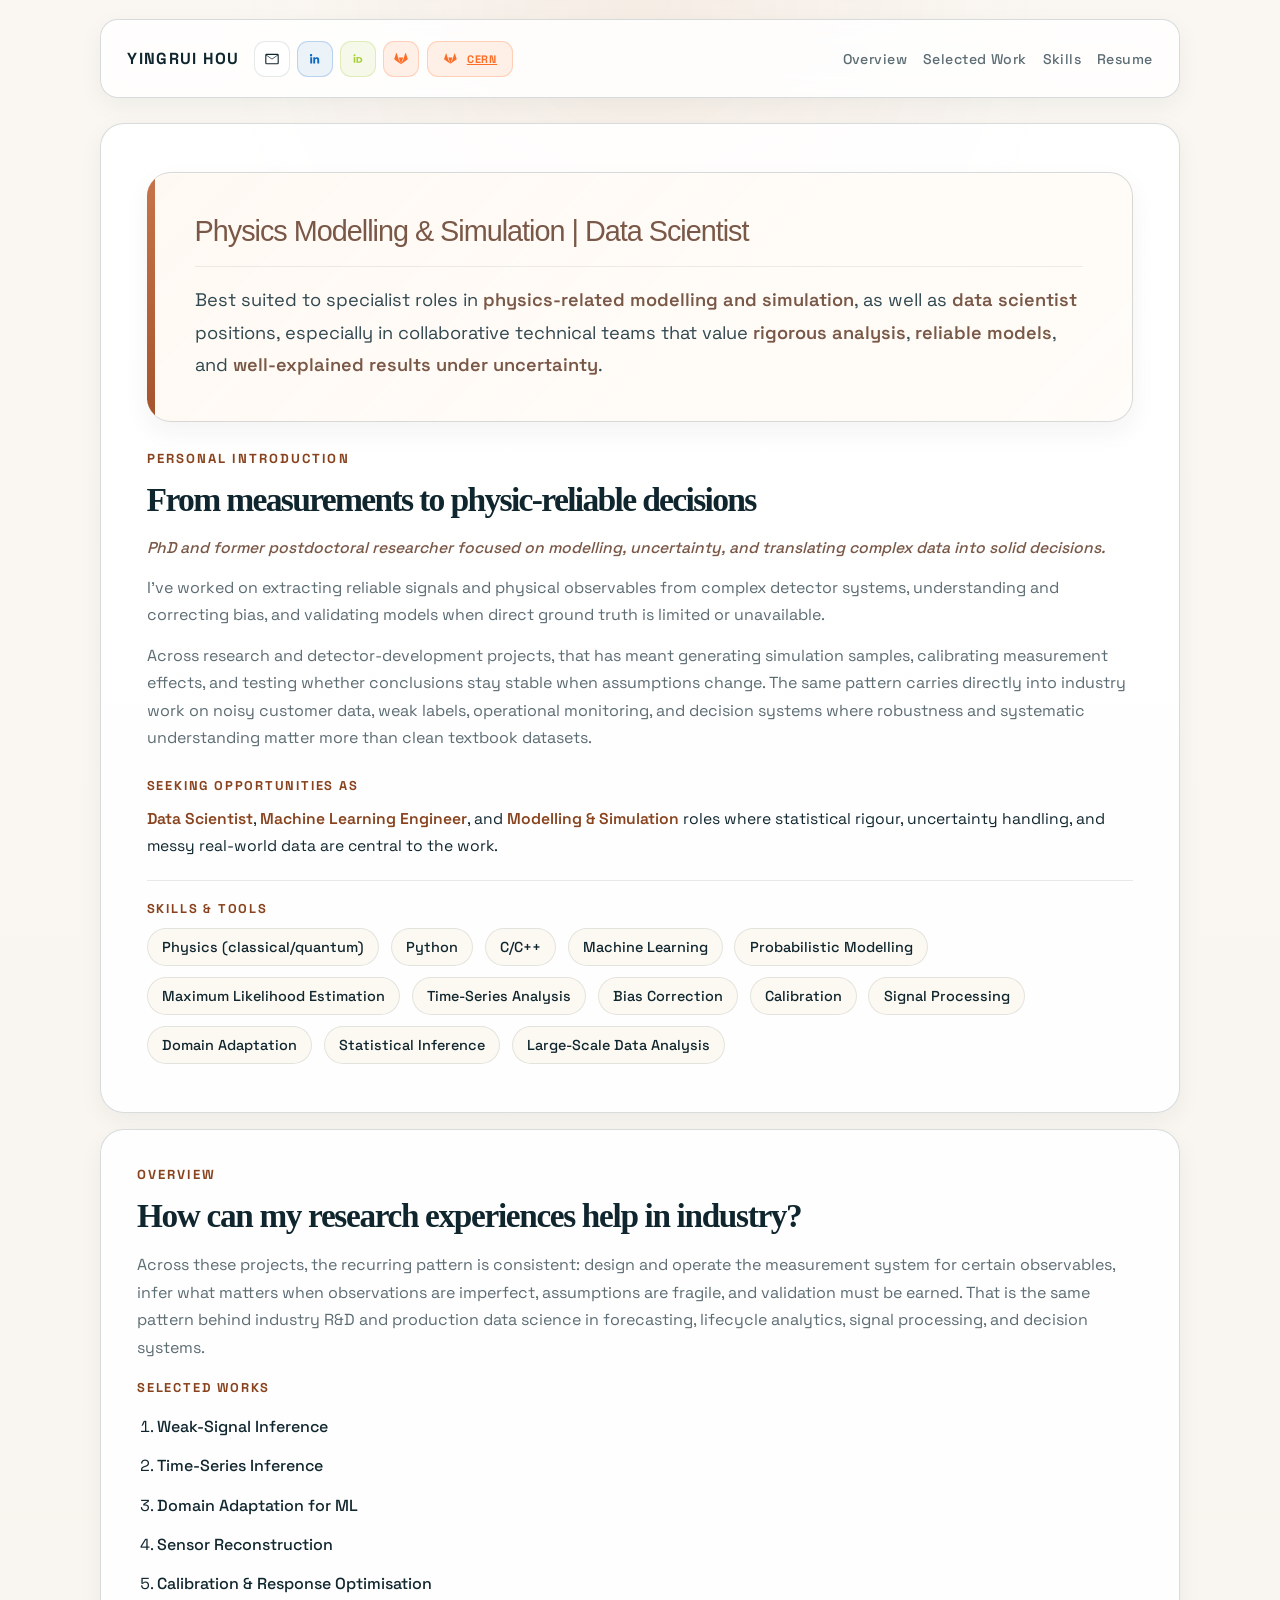
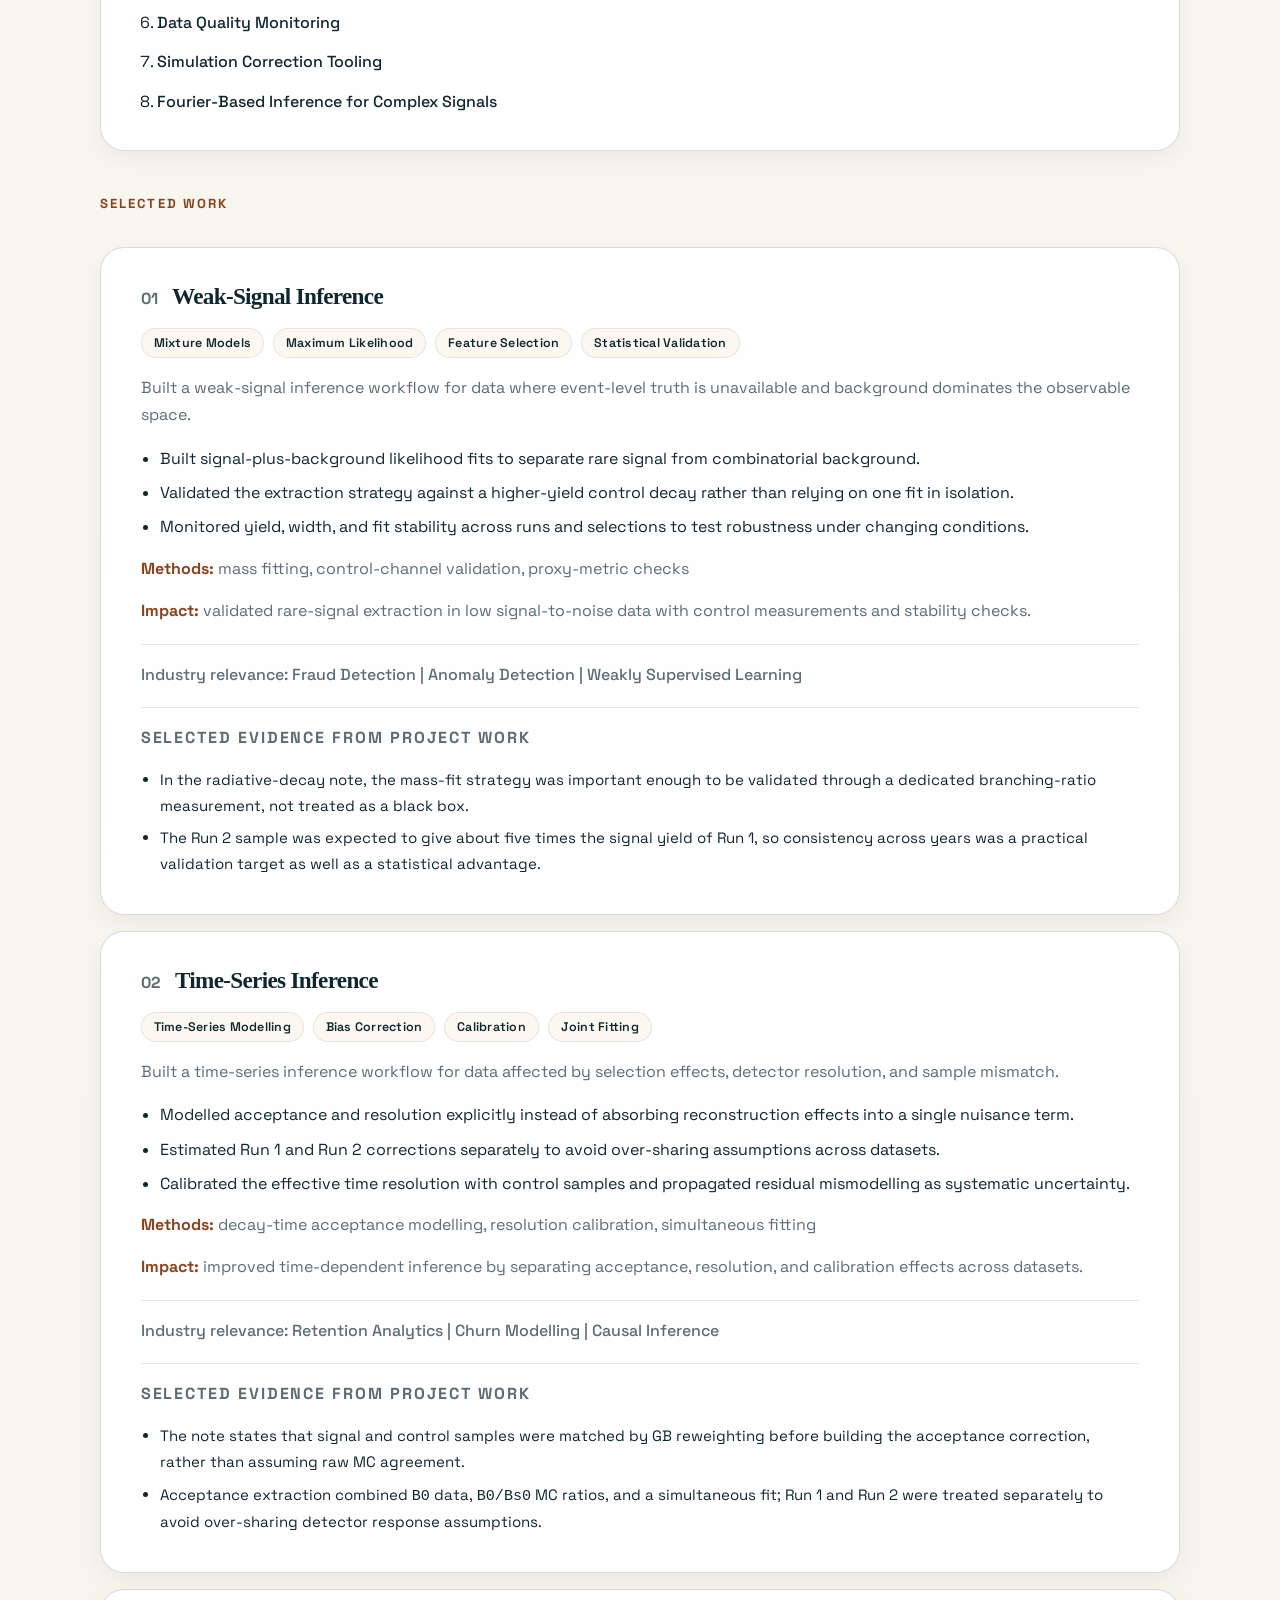
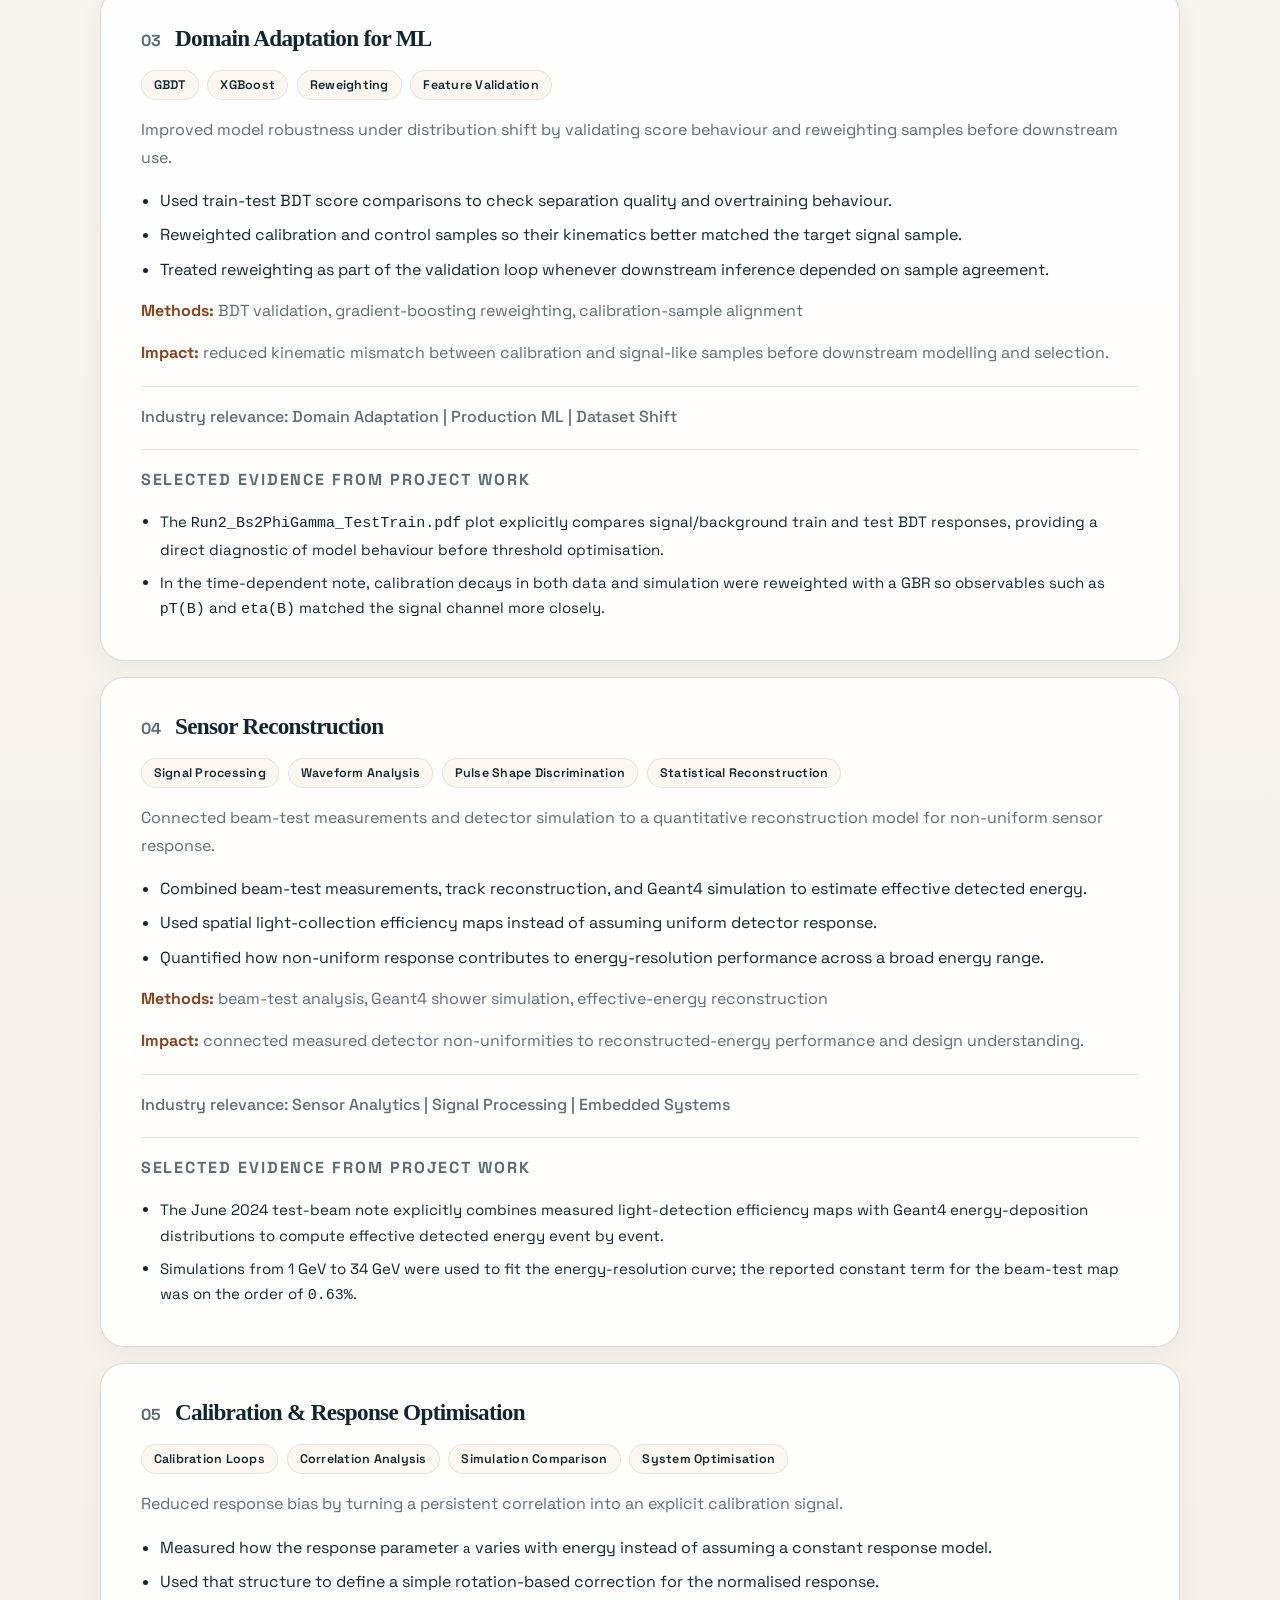
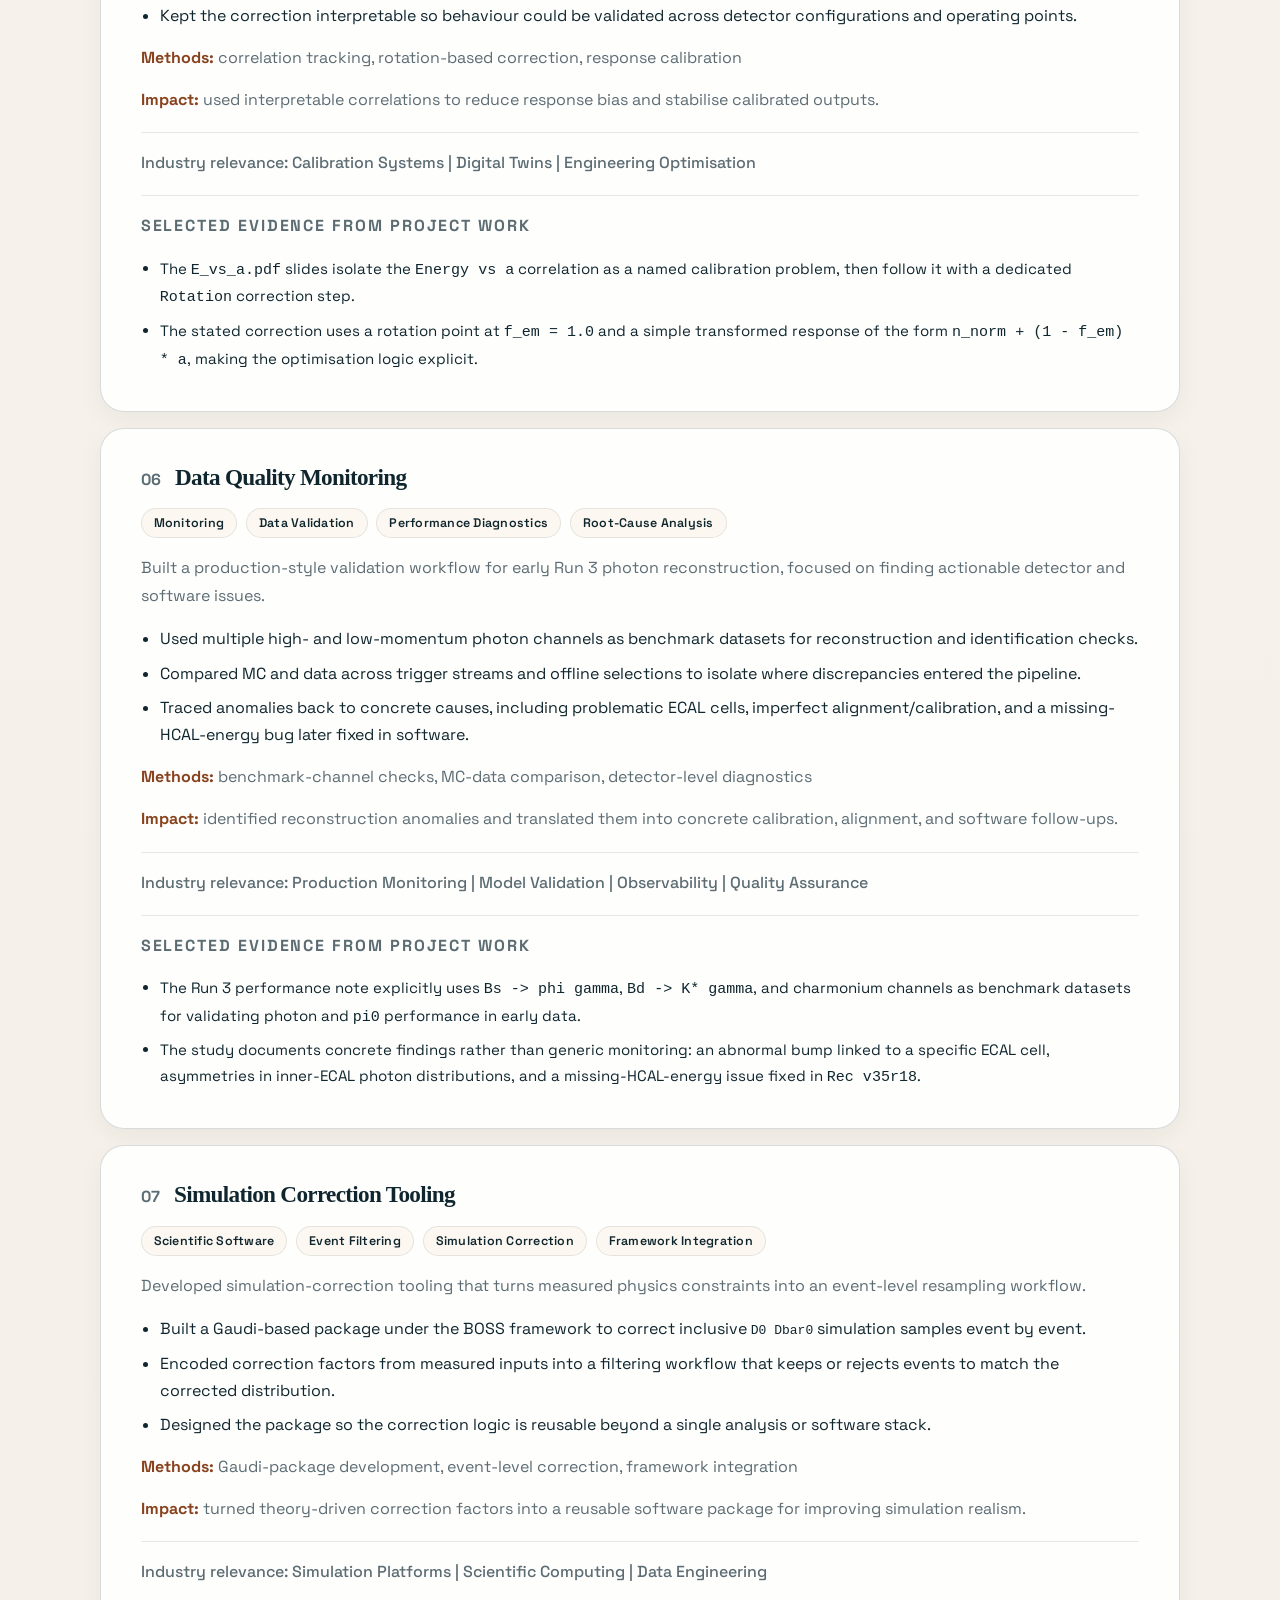
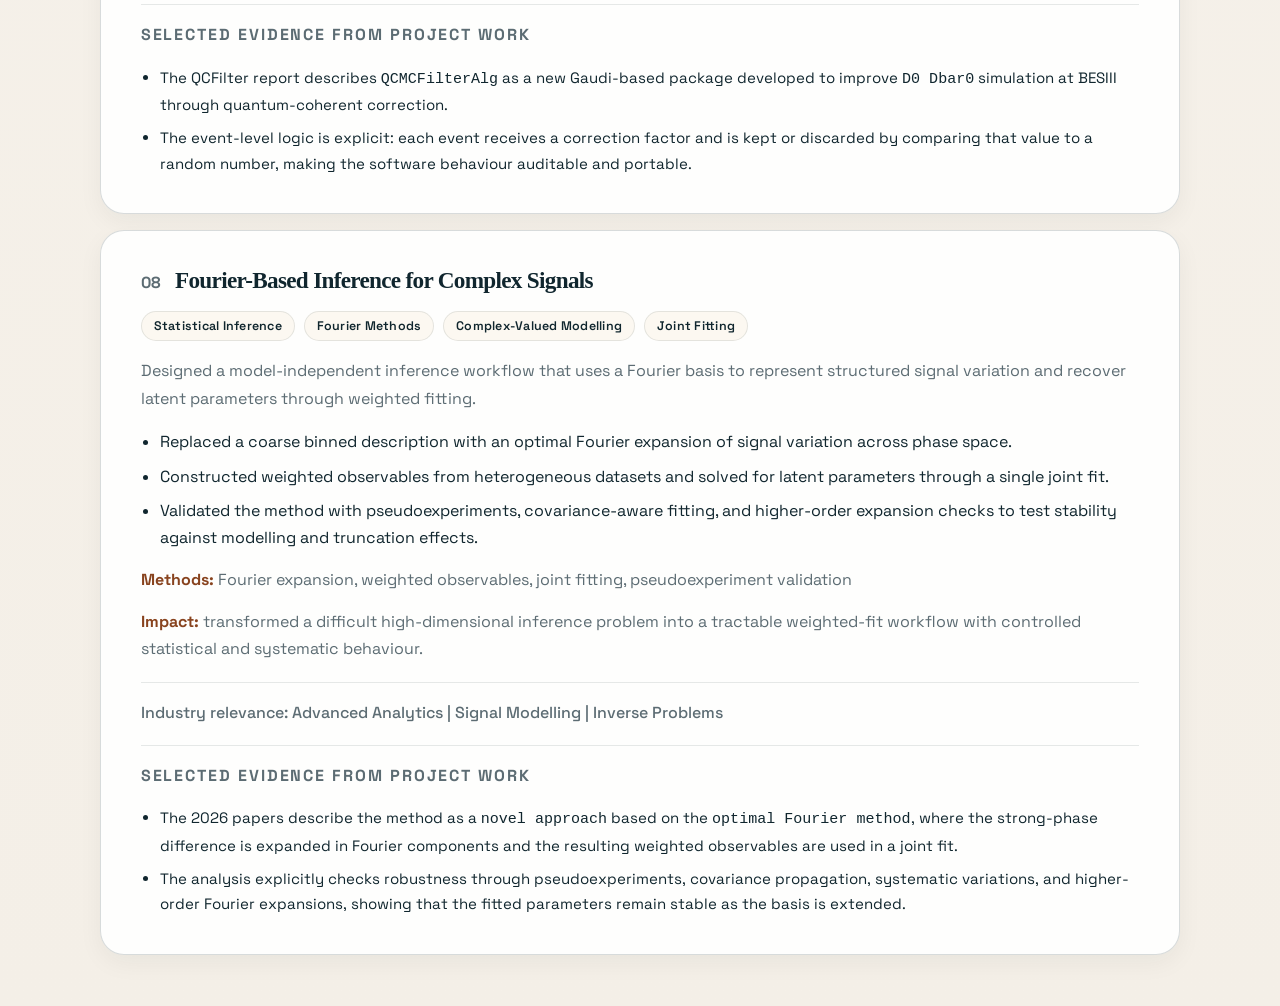
<file: index.html>
<!DOCTYPE html>
<html lang="en">
  <head>
    <meta charset="UTF-8" />
    <meta name="viewport" content="width=device-width, initial-scale=1.0" />
    <title>Yingrui Hou | Selected Work</title>
    <meta
      name="description"
      content="Selected work by Yingrui Hou, focused on data science, probabilistic modelling, signal extraction, bias correction, and machine learning under uncertainty."
    />
    <link rel="preconnect" href="https://fonts.googleapis.com" />
    <link rel="preconnect" href="https://fonts.gstatic.com" crossorigin />
    <link
      href="https://fonts.googleapis.com/css2?family=Fraunces:wght@500;600;700&amp;family=Space+Grotesk:wght@400;500;700&amp;display=swap"
      rel="stylesheet"
    />
    <link rel="stylesheet" href="styles.css" />
  </head>
  <body>
    <div class="page-shell">
      <nav class="topbar">
        <div class="topbar-identity">
          <a class="brand" href="#top">Yingrui Hou</a>
          <div class="icon-links topbar-links" aria-label="Personal links">
            <a class="icon-link" href="mailto:yingrui.hou@outlook.com" aria-label="Email" title="Email"><svg viewBox="0 0 24 24" aria-hidden="true"><path d="M3 6.75A1.75 1.75 0 0 1 4.75 5h14.5A1.75 1.75 0 0 1 21 6.75v10.5A1.75 1.75 0 0 1 19.25 19H4.75A1.75 1.75 0 0 1 3 17.25Zm1.5.56v9.94c0 .14.11.25.25.25h14.5a.25.25 0 0 0 .25-.25V7.31l-7.04 5.16a.75.75 0 0 1-.88 0Zm14.7-.81H4.8L12 11.78Z" /></svg></a><a class="icon-link icon-link-linkedin" href="https://www.linkedin.com/in/yingrui-hou" aria-label="LinkedIn" title="LinkedIn"><svg viewBox="0 0 24 24" aria-hidden="true"><path d="M6.94 8.5A1.56 1.56 0 1 1 6.94 5.4a1.56 1.56 0 0 1 0 3.1M5.7 9.75h2.5V18H5.7zm4.06 0h2.4v1.13h.04c.33-.63 1.15-1.3 2.37-1.3 2.54 0 3.01 1.67 3.01 3.84V18h-2.5v-4.04c0-.96-.02-2.2-1.34-2.2-1.35 0-1.56 1.06-1.56 2.14V18h-2.5z" /></svg></a><a class="icon-link icon-link-orcid" href="https://orcid.org/0000-0001-6454-278X" aria-label="ORCID" title="ORCID"><svg viewBox="0 0 24 24" aria-hidden="true"><path d="M7.35 5.5a1.35 1.35 0 1 1 0 2.7 1.35 1.35 0 0 1 0-2.7M6.3 9.4h2.1v7.6H6.3zm3.65 0h3.06c2.85 0 4.75 1.61 4.75 3.8 0 2.39-1.82 3.8-4.82 3.8H9.95Zm2.1 1.74v4.12h.78c1.69 0 2.76-.77 2.76-2.06 0-1.32-1-2.06-2.71-2.06Z" /></svg></a><a class="icon-link icon-link-gitlab" href="https://gitlab.com/hyrsophie" aria-label="GitLab" title="GitLab"><svg viewBox="0 0 24 24" aria-hidden="true"><path d="m12 18.9 2.94-9.04H9.06Zm0 0-9.12-6.63 2.55-7.85a.46.46 0 0 1 .87 0l2.76 8.48Zm0 0 9.12-6.63-2.55-7.85a.46.46 0 0 0-.87 0l-2.76 8.48Z" /></svg></a><a class="icon-link icon-link-gitlab icon-link-labeled" href="https://gitlab.cern.ch/yihou" aria-label="CERN GitLab" title="CERN GitLab"><svg viewBox="0 0 24 24" aria-hidden="true"><path d="m12 18.9 2.94-9.04H9.06Zm0 0-9.12-6.63 2.55-7.85a.46.46 0 0 1 .87 0l2.76 8.48Zm0 0 9.12-6.63-2.55-7.85a.46.46 0 0 0-.87 0l-2.76 8.48Z" /></svg><span class="icon-link-text">CERN</span></a>
          </div>
        </div>
        <div class="nav-links">
          <a href="#overview">Overview</a>
          <a href="#selected-work">Selected Work</a>
          <a href="#competencies">Skills</a>
          <a href="resume.html" target="_blank" rel="noopener noreferrer">Resume</a>
        </div>
      </nav>

      <header class="hero">
        <div class="hero-layout" id="top">
          <section class="profile-panel">
            <div class="closing-panel profile-positioning">
              <h2>Physics Modelling &amp; Simulation | Data Scientist</h2>
              <p>Best suited to specialist roles in <strong>physics-related modelling and simulation</strong>, as well as <strong>data scientist</strong> positions, especially in collaborative technical teams that value <strong>rigorous analysis</strong>, <strong>reliable models</strong>, and <strong>well-explained results under uncertainty</strong>.</p>
            </div>

            <p class="eyebrow">Personal Introduction</p>
            <h1>From measurements to physic-reliable decisions</h1>
            <p class="hero-about">PhD and former postdoctoral researcher focused on modelling, uncertainty, and translating complex data into solid decisions.</p>
            <div class="hero-copy"><p>I&#x27;ve worked on extracting reliable signals and physical observables from complex detector systems, understanding and correcting bias, and validating models when direct ground truth is limited or unavailable.</p><p>Across research and detector-development projects, that has meant generating simulation samples, calibrating measurement effects, and testing whether conclusions stay stable when assumptions change. The same pattern carries directly into industry work on noisy customer data, weak labels, operational monitoring, and decision systems where robustness and systematic understanding matter more than clean textbook datasets.</p></div>

            <section class="sidebar-section">
              <p class="sidebar-label">Seeking opportunities as</p>
              <div class="sidebar-copy"><p><strong>Data Scientist</strong>, <strong>Machine Learning Engineer</strong>, and <strong>Modelling &amp; Simulation</strong> roles where statistical rigour, uncertainty handling, and messy real-world data are central to the work.</p></div>
            </section>

            <section class="sidebar-section" id="competencies">
              <p class="sidebar-label">Skills &amp; Tools</p>
              <div class="skill-list">
                <span class="skill-pill">Physics (classical/quantum)</span><span class="skill-pill">Python</span><span class="skill-pill">C/C++</span><span class="skill-pill">Machine Learning</span><span class="skill-pill">Probabilistic Modelling</span><span class="skill-pill">Maximum Likelihood Estimation</span><span class="skill-pill">Time-Series Analysis</span><span class="skill-pill">Bias Correction</span><span class="skill-pill">Calibration</span><span class="skill-pill">Signal Processing</span><span class="skill-pill">Domain Adaptation</span><span class="skill-pill">Statistical Inference</span><span class="skill-pill">Large-Scale Data Analysis</span>
              </div>
            </section>
          </section>

          <aside class="toc-panel" id="overview" aria-label="Overview and selected work index">
            <p class="eyebrow">Overview</p>
            <h2>How can my research experiences help in industry?</h2>
            <div class="toc-copy"><p>Across these projects, the recurring pattern is consistent: design and operate the measurement system for certain observables, infer what matters when observations are imperfect, assumptions are fragile, and validation must be earned. That is the same pattern behind industry R&amp;D and production data science in forecasting, lifecycle analytics, signal processing, and decision systems.</p></div>
            <p class="sidebar-label">Selected Works</p>
            <ol class="toc-list">
              <li><a href="#work-1">Weak-Signal Inference</a></li><li><a href="#work-2">Time-Series Inference</a></li><li><a href="#work-3">Domain Adaptation for ML</a></li><li><a href="#work-4">Sensor Reconstruction</a></li><li><a href="#work-5">Calibration &amp; Response Optimisation</a></li><li><a href="#work-6">Data Quality Monitoring</a></li><li><a href="#work-7">Simulation Correction Tooling</a></li><li><a href="#work-8">Fourier-Based Inference for Complex Signals</a></li>
            </ol>
          </aside>
        </div>
      </header>

      <main>
        <section class="section" id="selected-work">
          <div class="section-heading">
            <p class="eyebrow">Selected Work</p>
          </div>

          <div class="case-study-grid">
            <article class="case-study" id="work-1">
  <div class="case-study-header">
    <p class="case-number">01</p>
    <h3>Weak-Signal Inference</h3>
  </div>
  <div class="case-tags" aria-label="Skills and tools used"><span class="case-tag">Mixture Models</span><span class="case-tag">Maximum Likelihood</span><span class="case-tag">Feature Selection</span><span class="case-tag">Statistical Validation</span></div>
  <p>Built a weak-signal inference workflow for data where event-level truth is unavailable and background dominates the observable space.</p><ul><li>Built signal-plus-background likelihood fits to separate rare signal from combinatorial background.</li><li>Validated the extraction strategy against a higher-yield control decay rather than relying on one fit in isolation.</li><li>Monitored yield, width, and fit stability across runs and selections to test robustness under changing conditions.</li></ul>
  <p class="case-meta"><strong>Methods:</strong> mass fitting, control-channel validation, proxy-metric checks</p>
  <p class="impact-note"><strong>Impact:</strong> validated rare-signal extraction in low signal-to-noise data with control measurements and stability checks.</p>
  <p class="impact">Industry relevance: Fraud Detection | Anomaly Detection | Weakly Supervised Learning</p>
  <div class="case-evidence">
  <p class="case-evidence-title">Selected evidence from project work</p>
  <ul class="case-evidence-list"><li>In the radiative-decay note, the mass-fit strategy was important enough to be validated through a dedicated branching-ratio measurement, not treated as a black box.</li><li>The Run 2 sample was expected to give about five times the signal yield of Run 1, so consistency across years was a practical validation target as well as a statistical advantage.</li></ul>
</div>
</article>
<article class="case-study" id="work-2">
  <div class="case-study-header">
    <p class="case-number">02</p>
    <h3>Time-Series Inference</h3>
  </div>
  <div class="case-tags" aria-label="Skills and tools used"><span class="case-tag">Time-Series Modelling</span><span class="case-tag">Bias Correction</span><span class="case-tag">Calibration</span><span class="case-tag">Joint Fitting</span></div>
  <p>Built a time-series inference workflow for data affected by selection effects, detector resolution, and sample mismatch.</p><ul><li>Modelled acceptance and resolution explicitly instead of absorbing reconstruction effects into a single nuisance term.</li><li>Estimated Run 1 and Run 2 corrections separately to avoid over-sharing assumptions across datasets.</li><li>Calibrated the effective time resolution with control samples and propagated residual mismodelling as systematic uncertainty.</li></ul>
  <p class="case-meta"><strong>Methods:</strong> decay-time acceptance modelling, resolution calibration, simultaneous fitting</p>
  <p class="impact-note"><strong>Impact:</strong> improved time-dependent inference by separating acceptance, resolution, and calibration effects across datasets.</p>
  <p class="impact">Industry relevance: Retention Analytics | Churn Modelling | Causal Inference</p>
  <div class="case-evidence">
  <p class="case-evidence-title">Selected evidence from project work</p>
  <ul class="case-evidence-list"><li>The note states that signal and control samples were matched by GB reweighting before building the acceptance correction, rather than assuming raw MC agreement.</li><li>Acceptance extraction combined <code>B0</code> data, <code>B0/Bs0</code> MC ratios, and a simultaneous fit; Run 1 and Run 2 were treated separately to avoid over-sharing detector response assumptions.</li></ul>
</div>
</article>
<article class="case-study" id="work-3">
  <div class="case-study-header">
    <p class="case-number">03</p>
    <h3>Domain Adaptation for ML</h3>
  </div>
  <div class="case-tags" aria-label="Skills and tools used"><span class="case-tag">GBDT</span><span class="case-tag">XGBoost</span><span class="case-tag">Reweighting</span><span class="case-tag">Feature Validation</span></div>
  <p>Improved model robustness under distribution shift by validating score behaviour and reweighting samples before downstream use.</p><ul><li>Used train-test BDT score comparisons to check separation quality and overtraining behaviour.</li><li>Reweighted calibration and control samples so their kinematics better matched the target signal sample.</li><li>Treated reweighting as part of the validation loop whenever downstream inference depended on sample agreement.</li></ul>
  <p class="case-meta"><strong>Methods:</strong> BDT validation, gradient-boosting reweighting, calibration-sample alignment</p>
  <p class="impact-note"><strong>Impact:</strong> reduced kinematic mismatch between calibration and signal-like samples before downstream modelling and selection.</p>
  <p class="impact">Industry relevance: Domain Adaptation | Production ML | Dataset Shift</p>
  <div class="case-evidence">
  <p class="case-evidence-title">Selected evidence from project work</p>
  <ul class="case-evidence-list"><li>The <code>Run2_Bs2PhiGamma_TestTrain.pdf</code> plot explicitly compares signal/background train and test BDT responses, providing a direct diagnostic of model behaviour before threshold optimisation.</li><li>In the time-dependent note, calibration decays in both data and simulation were reweighted with a GBR so observables such as <code>pT(B)</code> and <code>eta(B)</code> matched the signal channel more closely.</li></ul>
</div>
</article>
<article class="case-study" id="work-4">
  <div class="case-study-header">
    <p class="case-number">04</p>
    <h3>Sensor Reconstruction</h3>
  </div>
  <div class="case-tags" aria-label="Skills and tools used"><span class="case-tag">Signal Processing</span><span class="case-tag">Waveform Analysis</span><span class="case-tag">Pulse Shape Discrimination</span><span class="case-tag">Statistical Reconstruction</span></div>
  <p>Connected beam-test measurements and detector simulation to a quantitative reconstruction model for non-uniform sensor response.</p><ul><li>Combined beam-test measurements, track reconstruction, and Geant4 simulation to estimate effective detected energy.</li><li>Used spatial light-collection efficiency maps instead of assuming uniform detector response.</li><li>Quantified how non-uniform response contributes to energy-resolution performance across a broad energy range.</li></ul>
  <p class="case-meta"><strong>Methods:</strong> beam-test analysis, Geant4 shower simulation, effective-energy reconstruction</p>
  <p class="impact-note"><strong>Impact:</strong> connected measured detector non-uniformities to reconstructed-energy performance and design understanding.</p>
  <p class="impact">Industry relevance: Sensor Analytics | Signal Processing | Embedded Systems</p>
  <div class="case-evidence">
  <p class="case-evidence-title">Selected evidence from project work</p>
  <ul class="case-evidence-list"><li>The June 2024 test-beam note explicitly combines measured light-detection efficiency maps with Geant4 energy-deposition distributions to compute effective detected energy event by event.</li><li>Simulations from 1 GeV to 34 GeV were used to fit the energy-resolution curve; the reported constant term for the beam-test map was on the order of <code>0.63%</code>.</li></ul>
</div>
</article>
<article class="case-study" id="work-5">
  <div class="case-study-header">
    <p class="case-number">05</p>
    <h3>Calibration &amp; Response Optimisation</h3>
  </div>
  <div class="case-tags" aria-label="Skills and tools used"><span class="case-tag">Calibration Loops</span><span class="case-tag">Correlation Analysis</span><span class="case-tag">Simulation Comparison</span><span class="case-tag">System Optimisation</span></div>
  <p>Reduced response bias by turning a persistent correlation into an explicit calibration signal.</p><ul><li>Measured how the response parameter <code>a</code> varies with energy instead of assuming a constant response model.</li><li>Used that structure to define a simple rotation-based correction for the normalised response.</li><li>Kept the correction interpretable so behaviour could be validated across detector configurations and operating points.</li></ul>
  <p class="case-meta"><strong>Methods:</strong> correlation tracking, rotation-based correction, response calibration</p>
  <p class="impact-note"><strong>Impact:</strong> used interpretable correlations to reduce response bias and stabilise calibrated outputs.</p>
  <p class="impact">Industry relevance: Calibration Systems | Digital Twins | Engineering Optimisation</p>
  <div class="case-evidence">
  <p class="case-evidence-title">Selected evidence from project work</p>
  <ul class="case-evidence-list"><li>The <code>E_vs_a.pdf</code> slides isolate the <code>Energy vs a</code> correlation as a named calibration problem, then follow it with a dedicated <code>Rotation</code> correction step.</li><li>The stated correction uses a rotation point at <code>f_em = 1.0</code> and a simple transformed response of the form <code>n_norm + (1 - f_em) * a</code>, making the optimisation logic explicit.</li></ul>
</div>
</article>
<article class="case-study" id="work-6">
  <div class="case-study-header">
    <p class="case-number">06</p>
    <h3>Data Quality Monitoring</h3>
  </div>
  <div class="case-tags" aria-label="Skills and tools used"><span class="case-tag">Monitoring</span><span class="case-tag">Data Validation</span><span class="case-tag">Performance Diagnostics</span><span class="case-tag">Root-Cause Analysis</span></div>
  <p>Built a production-style validation workflow for early Run 3 photon reconstruction, focused on finding actionable detector and software issues.</p><ul><li>Used multiple high- and low-momentum photon channels as benchmark datasets for reconstruction and identification checks.</li><li>Compared MC and data across trigger streams and offline selections to isolate where discrepancies entered the pipeline.</li><li>Traced anomalies back to concrete causes, including problematic ECAL cells, imperfect alignment/calibration, and a missing-HCAL-energy bug later fixed in software.</li></ul>
  <p class="case-meta"><strong>Methods:</strong> benchmark-channel checks, MC-data comparison, detector-level diagnostics</p>
  <p class="impact-note"><strong>Impact:</strong> identified reconstruction anomalies and translated them into concrete calibration, alignment, and software follow-ups.</p>
  <p class="impact">Industry relevance: Production Monitoring | Model Validation | Observability | Quality Assurance</p>
  <div class="case-evidence">
  <p class="case-evidence-title">Selected evidence from project work</p>
  <ul class="case-evidence-list"><li>The Run 3 performance note explicitly uses <code>Bs -&gt; phi gamma</code>, <code>Bd -&gt; K* gamma</code>, and charmonium channels as benchmark datasets for validating photon and <code>pi0</code> performance in early data.</li><li>The study documents concrete findings rather than generic monitoring: an abnormal bump linked to a specific ECAL cell, asymmetries in inner-ECAL photon distributions, and a missing-HCAL-energy issue fixed in <code>Rec v35r18</code>.</li></ul>
</div>
</article>
<article class="case-study" id="work-7">
  <div class="case-study-header">
    <p class="case-number">07</p>
    <h3>Simulation Correction Tooling</h3>
  </div>
  <div class="case-tags" aria-label="Skills and tools used"><span class="case-tag">Scientific Software</span><span class="case-tag">Event Filtering</span><span class="case-tag">Simulation Correction</span><span class="case-tag">Framework Integration</span></div>
  <p>Developed simulation-correction tooling that turns measured physics constraints into an event-level resampling workflow.</p><ul><li>Built a Gaudi-based package under the BOSS framework to correct inclusive <code>D0 Dbar0</code> simulation samples event by event.</li><li>Encoded correction factors from measured inputs into a filtering workflow that keeps or rejects events to match the corrected distribution.</li><li>Designed the package so the correction logic is reusable beyond a single analysis or software stack.</li></ul>
  <p class="case-meta"><strong>Methods:</strong> Gaudi-package development, event-level correction, framework integration</p>
  <p class="impact-note"><strong>Impact:</strong> turned theory-driven correction factors into a reusable software package for improving simulation realism.</p>
  <p class="impact">Industry relevance: Simulation Platforms | Scientific Computing | Data Engineering</p>
  <div class="case-evidence">
  <p class="case-evidence-title">Selected evidence from project work</p>
  <ul class="case-evidence-list"><li>The QCFilter report describes <code>QCMCFilterAlg</code> as a new Gaudi-based package developed to improve <code>D0 Dbar0</code> simulation at BESIII through quantum-coherent correction.</li><li>The event-level logic is explicit: each event receives a correction factor and is kept or discarded by comparing that value to a random number, making the software behaviour auditable and portable.</li></ul>
</div>
</article>
<article class="case-study" id="work-8">
  <div class="case-study-header">
    <p class="case-number">08</p>
    <h3>Fourier-Based Inference for Complex Signals</h3>
  </div>
  <div class="case-tags" aria-label="Skills and tools used"><span class="case-tag">Statistical Inference</span><span class="case-tag">Fourier Methods</span><span class="case-tag">Complex-Valued Modelling</span><span class="case-tag">Joint Fitting</span></div>
  <p>Designed a model-independent inference workflow that uses a Fourier basis to represent structured signal variation and recover latent parameters through weighted fitting.</p><ul><li>Replaced a coarse binned description with an optimal Fourier expansion of signal variation across phase space.</li><li>Constructed weighted observables from heterogeneous datasets and solved for latent parameters through a single joint fit.</li><li>Validated the method with pseudoexperiments, covariance-aware fitting, and higher-order expansion checks to test stability against modelling and truncation effects.</li></ul>
  <p class="case-meta"><strong>Methods:</strong> Fourier expansion, weighted observables, joint fitting, pseudoexperiment validation</p>
  <p class="impact-note"><strong>Impact:</strong> transformed a difficult high-dimensional inference problem into a tractable weighted-fit workflow with controlled statistical and systematic behaviour.</p>
  <p class="impact">Industry relevance: Advanced Analytics | Signal Modelling | Inverse Problems</p>
  <div class="case-evidence">
  <p class="case-evidence-title">Selected evidence from project work</p>
  <ul class="case-evidence-list"><li>The 2026 papers describe the method as a <code>novel approach</code> based on the <code>optimal Fourier method</code>, where the strong-phase difference is expanded in Fourier components and the resulting weighted observables are used in a joint fit.</li><li>The analysis explicitly checks robustness through pseudoexperiments, covariance propagation, systematic variations, and higher-order Fourier expansions, showing that the fitted parameters remain stable as the basis is extended.</li></ul>
</div>
</article>
          </div>
        </section>
      </main>
    </div>
  </body>
</html>
</file>
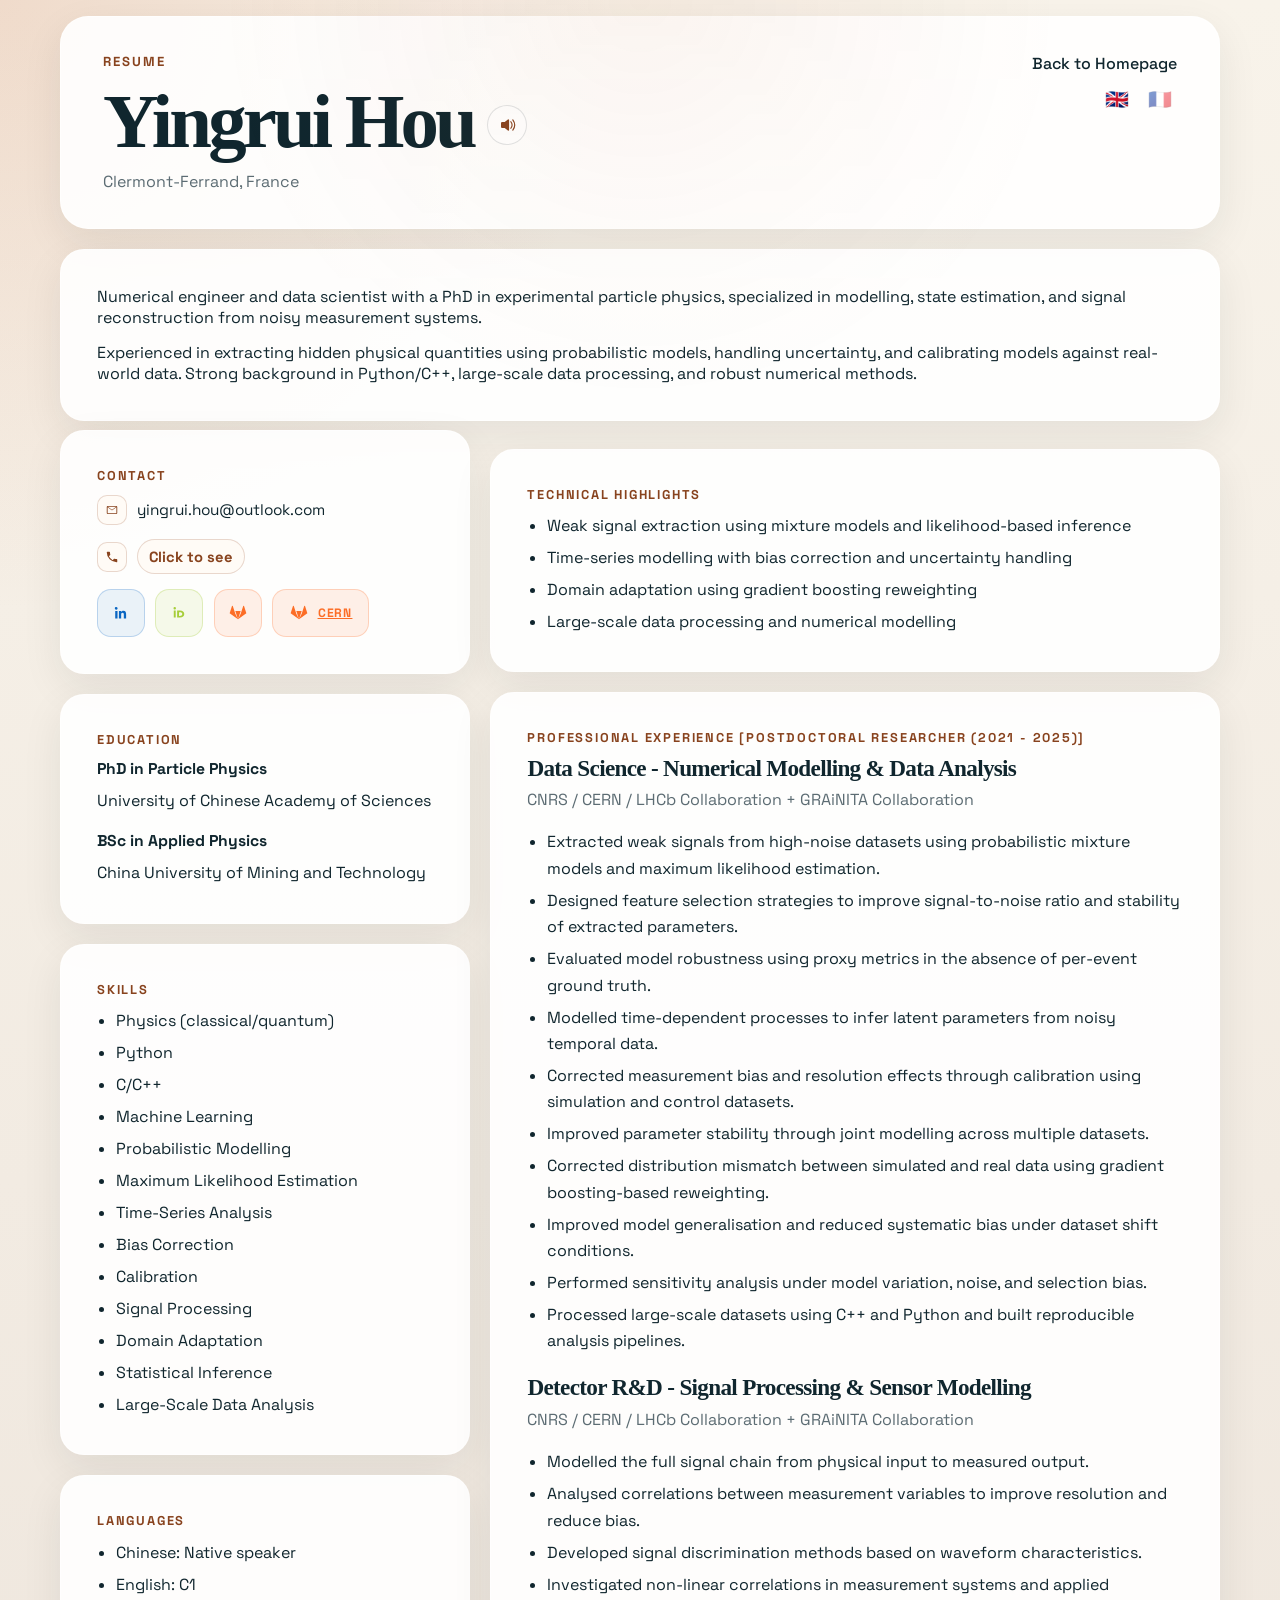
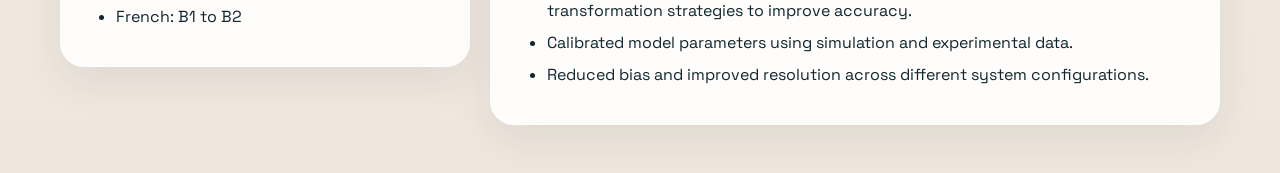
<file: resume.html>
<!DOCTYPE html>
<html lang="en">
  <head>
    <meta charset="UTF-8" />
    <meta name="viewport" content="width=device-width, initial-scale=1.0" />
    <title>Yingrui Hou | Resume</title>
    <meta name="description" content="Resume of Yingrui Hou, numerical engineer and data scientist with a PhD in experimental particle physics." />
    <link rel="preconnect" href="https://fonts.googleapis.com" />
    <link rel="preconnect" href="https://fonts.gstatic.com" crossorigin />
    <link
      href="https://fonts.googleapis.com/css2?family=Fraunces:wght@500;600;700&amp;family=Space+Grotesk:wght@400;500;700&amp;display=swap"
      rel="stylesheet"
    />
    <link rel="stylesheet" href="styles.css" />
  </head>
  <body class="resume-page">
    <div class="resume-shell">
      <header class="resume-header">
        <div>
          <p class="eyebrow" id="resume-eyebrow">Resume</p>
          <div class="resume-name-row">
            <h1 id="resume-name">Yingrui Hou</h1>
            <button
              class="name-audio-button"
              type="button"
              aria-label="Play name pronunciation"
              title="Play name pronunciation"
              id="name-audio-button"
            >
              <svg viewBox="0 0 24 24" aria-hidden="true">
                <path d="M4 9.5A1.5 1.5 0 0 1 5.5 8H9l4.18-3.35A1 1 0 0 1 14.8 5.43v13.14a1 1 0 0 1-1.62.78L9 16H5.5A1.5 1.5 0 0 1 4 14.5Zm12.73-2.52a.75.75 0 0 1 1.04.2 8.1 8.1 0 0 1 0 9.64.75.75 0 1 1-1.24-.84 6.6 6.6 0 0 0 0-7.96.75.75 0 0 1 .2-1.04m2.57-2.44a.75.75 0 0 1 1.05.14 12.21 12.21 0 0 1 0 14.64.75.75 0 1 1-1.19-.92 10.71 10.71 0 0 0 0-12.8.75.75 0 0 1 .14-1.06" />
              </svg>
            </button>
            <audio id="name-audio" preload="metadata">
              <source id="name-audio-source" src="assets/audio/yingrui-hou-pronunciation.mp3" type="audio/mpeg" />
            </audio>
          </div>
          <p class="resume-location" id="resume-location">Clermont-Ferrand, France</p>
        </div>
        <div class="resume-header-actions">
          <div class="resume-links">
            <a href="index.html" id="back-home-link">Back to Homepage</a>
          </div>
          <div class="resume-flag-switcher" aria-label="Language switcher">
            <button class="lang-flag is-active" type="button" data-lang-btn="en" aria-label="English CV" title="English CV">🇬🇧</button>
            <button class="lang-flag" type="button" data-lang-btn="fr" aria-label="CV en français" title="CV en français">🇫🇷</button>
          </div>
        </div>
      </header>

      <section class="resume-card resume-summary" id="resume-summary"><p>Numerical engineer and data scientist with a PhD in experimental particle physics, specialized in modelling, state estimation, and signal reconstruction from noisy measurement systems.</p><p>Experienced in extracting hidden physical quantities using probabilistic models, handling uncertainty, and calibrating models against real-world data. Strong background in Python/C++, large-scale data processing, and robust numerical methods.</p></section>

      <div class="resume-grid">
        <aside class="resume-sidebar">
          <section class="resume-card">
            <p class="sidebar-label" id="contact-label">Contact</p>
            <div class="contact-list" id="resume-contact"><a class="contact-link" href="mailto:yingrui.hou@outlook.com">
  <span class="contact-icon" aria-hidden="true">
    <svg viewBox="0 0 24 24"><path d="M3 6.75A1.75 1.75 0 0 1 4.75 5h14.5A1.75 1.75 0 0 1 21 6.75v10.5A1.75 1.75 0 0 1 19.25 19H4.75A1.75 1.75 0 0 1 3 17.25Zm1.5.56v9.94c0 .14.11.25.25.25h14.5a.25.25 0 0 0 .25-.25V7.31l-7.04 5.16a.75.75 0 0 1-.88 0Zm14.7-.81H4.8L12 11.78Z" /></svg>
  </span>
  <span>yingrui.hou@outlook.com</span>
</a>
<div class="contact-link">
  <span class="contact-icon" aria-hidden="true">
    <svg viewBox="0 0 24 24"><path d="M6.62 10.79a15.5 15.5 0 0 0 6.59 6.59l2.2-2.2a1 1 0 0 1 1.01-.24 11.4 11.4 0 0 0 3.58.57 1 1 0 0 1 1 1V20a1 1 0 0 1-1 1A17 17 0 0 1 3 4a1 1 0 0 1 1-1h3.49a1 1 0 0 1 1 1 11.4 11.4 0 0 0 .57 3.58 1 1 0 0 1-.24 1.01Z" /></svg>
  </span>
  <button class="reveal-button" type="button" data-reveal="phone" data-value="+33(0)785396332">Click to see</button>
</div>
<div class="resume-icon-links" aria-label="Profile links">
  <a class="icon-link icon-link-linkedin" href="https://www.linkedin.com/in/yingrui-hou" aria-label="LinkedIn" title="LinkedIn"><svg viewBox="0 0 24 24" aria-hidden="true"><path d="M6.94 8.5A1.56 1.56 0 1 1 6.94 5.4a1.56 1.56 0 0 1 0 3.1M5.7 9.75h2.5V18H5.7zm4.06 0h2.4v1.13h.04c.33-.63 1.15-1.3 2.37-1.3 2.54 0 3.01 1.67 3.01 3.84V18h-2.5v-4.04c0-.96-.02-2.2-1.34-2.2-1.35 0-1.56 1.06-1.56 2.14V18h-2.5z" /></svg></a>
  <a class="icon-link icon-link-orcid" href="https://orcid.org/0000-0001-6454-278X" aria-label="ORCID" title="ORCID"><svg viewBox="0 0 24 24" aria-hidden="true"><path d="M7.35 5.5a1.35 1.35 0 1 1 0 2.7 1.35 1.35 0 0 1 0-2.7M6.3 9.4h2.1v7.6H6.3zm3.65 0h3.06c2.85 0 4.75 1.61 4.75 3.8 0 2.39-1.82 3.8-4.82 3.8H9.95Zm2.1 1.74v4.12h.78c1.69 0 2.76-.77 2.76-2.06 0-1.32-1-2.06-2.71-2.06Z" /></svg></a>
  <a class="icon-link icon-link-gitlab" href="https://gitlab.com/hyrsophie" aria-label="Personal GitLab" title="Personal GitLab"><svg viewBox="0 0 24 24" aria-hidden="true"><path d="m12 18.9 2.94-9.04H9.06Zm0 0-9.12-6.63 2.55-7.85a.46.46 0 0 1 .87 0l2.76 8.48Zm0 0 9.12-6.63-2.55-7.85a.46.46 0 0 0-.87 0l-2.76 8.48Z" /></svg></a>
  <a class="icon-link icon-link-gitlab icon-link-labeled" href="https://gitlab.cern.ch/yihou" aria-label="CERN GitLab" title="CERN GitLab"><svg viewBox="0 0 24 24" aria-hidden="true"><path d="m12 18.9 2.94-9.04H9.06Zm0 0-9.12-6.63 2.55-7.85a.46.46 0 0 1 .87 0l2.76 8.48Zm0 0 9.12-6.63-2.55-7.85a.46.46 0 0 0-.87 0l-2.76 8.48Z" /></svg><span class="icon-link-text">CERN</span></a>
</div></div>
          </section>

          <section class="resume-card">
            <p class="sidebar-label" id="education-label">Education</p>
            <div class="resume-markdown resume-sidebar-markdown" id="resume-education"><h3>PhD in Particle Physics</h3><p>University of Chinese Academy of Sciences</p><h3>BSc in Applied Physics</h3><p>China University of Mining and Technology</p></div>
          </section>

          <section class="resume-card">
            <p class="sidebar-label" id="skills-label">Skills</p>
            <div class="resume-markdown resume-sidebar-markdown" id="resume-skills"><ul><li>Physics (classical/quantum)</li><li>Python</li><li>C/C++</li><li>Machine Learning</li><li>Probabilistic Modelling</li><li>Maximum Likelihood Estimation</li><li>Time-Series Analysis</li><li>Bias Correction</li><li>Calibration</li><li>Signal Processing</li><li>Domain Adaptation</li><li>Statistical Inference</li><li>Large-Scale Data Analysis</li></ul></div>
          </section>

          <section class="resume-card">
            <p class="sidebar-label" id="languages-label">Languages</p>
            <div class="resume-markdown resume-sidebar-markdown" id="resume-languages"><ul><li>Chinese: Native speaker</li><li>English: C1</li><li>French: B1 to B2</li></ul></div>
          </section>
        </aside>

        <main class="resume-main">
          <section class="resume-card">
            <p class="sidebar-label" id="highlights-label">Technical Highlights</p>
            <div class="resume-markdown resume-main-markdown" id="resume-highlights"><ul><li>Weak signal extraction using mixture models and likelihood-based inference</li><li>Time-series modelling with bias correction and uncertainty handling</li><li>Domain adaptation using gradient boosting reweighting</li><li>Large-scale data processing and numerical modelling</li></ul></div>
          </section>

          <section class="resume-card">
            <p class="sidebar-label" id="experience-label">Professional Experience [Postdoctoral Researcher (2021 - 2025)]</p>
            <div class="resume-markdown resume-main-markdown" id="resume-experience"><h3>Data Science - Numerical Modelling &amp; Data Analysis</h3><p>CNRS / CERN / LHCb Collaboration + GRAiNITA Collaboration</p><ul><li>Extracted weak signals from high-noise datasets using probabilistic mixture models and maximum likelihood estimation.</li><li>Designed feature selection strategies to improve signal-to-noise ratio and stability of extracted parameters.</li><li>Evaluated model robustness using proxy metrics in the absence of per-event ground truth.</li><li>Modelled time-dependent processes to infer latent parameters from noisy temporal data.</li><li>Corrected measurement bias and resolution effects through calibration using simulation and control datasets.</li><li>Improved parameter stability through joint modelling across multiple datasets.</li><li>Corrected distribution mismatch between simulated and real data using gradient boosting-based reweighting.</li><li>Improved model generalisation and reduced systematic bias under dataset shift conditions.</li><li>Performed sensitivity analysis under model variation, noise, and selection bias.</li><li>Processed large-scale datasets using C++ and Python and built reproducible analysis pipelines.</li></ul><h3>Detector R&amp;D - Signal Processing &amp; Sensor Modelling</h3><p>CNRS / CERN / LHCb Collaboration + GRAiNITA Collaboration</p><ul><li>Modelled the full signal chain from physical input to measured output.</li><li>Analysed correlations between measurement variables to improve resolution and reduce bias.</li><li>Developed signal discrimination methods based on waveform characteristics.</li><li>Investigated non-linear correlations in measurement systems and applied transformation strategies to improve accuracy.</li><li>Calibrated model parameters using simulation and experimental data.</li><li>Reduced bias and improved resolution across different system configurations.</li></ul></div>
          </section>
        </main>
      </div>
    </div>
    <script>
      const resumeContent = {"en": {"title": "Yingrui Hou | Resume", "description": "Resume of Yingrui Hou, numerical engineer and data scientist with a PhD in experimental particle physics.", "eyebrow": "Resume", "back_home": "Back to Homepage", "contact_label": "Contact", "education_label": "Education", "skills_label": "Skills", "languages_label": "Languages", "highlights_label": "Technical Highlights", "experience_label": "Professional Experience [Postdoctoral Researcher (2021 - 2025)]", "summary_html": "<p>Numerical engineer and data scientist with a PhD in experimental particle physics, specialized in modelling, state estimation, and signal reconstruction from noisy measurement systems.</p><p>Experienced in extracting hidden physical quantities using probabilistic models, handling uncertainty, and calibrating models against real-world data. Strong background in Python/C++, large-scale data processing, and robust numerical methods.</p>", "contact_html": "<a class=\"contact-link\" href=\"mailto:yingrui.hou@outlook.com\">\n  <span class=\"contact-icon\" aria-hidden=\"true\">\n    <svg viewBox=\"0 0 24 24\"><path d=\"M3 6.75A1.75 1.75 0 0 1 4.75 5h14.5A1.75 1.75 0 0 1 21 6.75v10.5A1.75 1.75 0 0 1 19.25 19H4.75A1.75 1.75 0 0 1 3 17.25Zm1.5.56v9.94c0 .14.11.25.25.25h14.5a.25.25 0 0 0 .25-.25V7.31l-7.04 5.16a.75.75 0 0 1-.88 0Zm14.7-.81H4.8L12 11.78Z\" /></svg>\n  </span>\n  <span>yingrui.hou@outlook.com</span>\n</a>\n<div class=\"contact-link\">\n  <span class=\"contact-icon\" aria-hidden=\"true\">\n    <svg viewBox=\"0 0 24 24\"><path d=\"M6.62 10.79a15.5 15.5 0 0 0 6.59 6.59l2.2-2.2a1 1 0 0 1 1.01-.24 11.4 11.4 0 0 0 3.58.57 1 1 0 0 1 1 1V20a1 1 0 0 1-1 1A17 17 0 0 1 3 4a1 1 0 0 1 1-1h3.49a1 1 0 0 1 1 1 11.4 11.4 0 0 0 .57 3.58 1 1 0 0 1-.24 1.01Z\" /></svg>\n  </span>\n  <button class=\"reveal-button\" type=\"button\" data-reveal=\"phone\" data-value=\"+33(0)785396332\">Click to see</button>\n</div>\n<div class=\"resume-icon-links\" aria-label=\"Profile links\">\n  <a class=\"icon-link icon-link-linkedin\" href=\"https://www.linkedin.com/in/yingrui-hou\" aria-label=\"LinkedIn\" title=\"LinkedIn\"><svg viewBox=\"0 0 24 24\" aria-hidden=\"true\"><path d=\"M6.94 8.5A1.56 1.56 0 1 1 6.94 5.4a1.56 1.56 0 0 1 0 3.1M5.7 9.75h2.5V18H5.7zm4.06 0h2.4v1.13h.04c.33-.63 1.15-1.3 2.37-1.3 2.54 0 3.01 1.67 3.01 3.84V18h-2.5v-4.04c0-.96-.02-2.2-1.34-2.2-1.35 0-1.56 1.06-1.56 2.14V18h-2.5z\" /></svg></a>\n  <a class=\"icon-link icon-link-orcid\" href=\"https://orcid.org/0000-0001-6454-278X\" aria-label=\"ORCID\" title=\"ORCID\"><svg viewBox=\"0 0 24 24\" aria-hidden=\"true\"><path d=\"M7.35 5.5a1.35 1.35 0 1 1 0 2.7 1.35 1.35 0 0 1 0-2.7M6.3 9.4h2.1v7.6H6.3zm3.65 0h3.06c2.85 0 4.75 1.61 4.75 3.8 0 2.39-1.82 3.8-4.82 3.8H9.95Zm2.1 1.74v4.12h.78c1.69 0 2.76-.77 2.76-2.06 0-1.32-1-2.06-2.71-2.06Z\" /></svg></a>\n  <a class=\"icon-link icon-link-gitlab\" href=\"https://gitlab.com/hyrsophie\" aria-label=\"Personal GitLab\" title=\"Personal GitLab\"><svg viewBox=\"0 0 24 24\" aria-hidden=\"true\"><path d=\"m12 18.9 2.94-9.04H9.06Zm0 0-9.12-6.63 2.55-7.85a.46.46 0 0 1 .87 0l2.76 8.48Zm0 0 9.12-6.63-2.55-7.85a.46.46 0 0 0-.87 0l-2.76 8.48Z\" /></svg></a>\n  <a class=\"icon-link icon-link-gitlab icon-link-labeled\" href=\"https://gitlab.cern.ch/yihou\" aria-label=\"CERN GitLab\" title=\"CERN GitLab\"><svg viewBox=\"0 0 24 24\" aria-hidden=\"true\"><path d=\"m12 18.9 2.94-9.04H9.06Zm0 0-9.12-6.63 2.55-7.85a.46.46 0 0 1 .87 0l2.76 8.48Zm0 0 9.12-6.63-2.55-7.85a.46.46 0 0 0-.87 0l-2.76 8.48Z\" /></svg><span class=\"icon-link-text\">CERN</span></a>\n</div>", "education_html": "<h3>PhD in Particle Physics</h3><p>University of Chinese Academy of Sciences</p><h3>BSc in Applied Physics</h3><p>China University of Mining and Technology</p>", "skills_html": "<ul><li>Physics (classical/quantum)</li><li>Python</li><li>C/C++</li><li>Machine Learning</li><li>Probabilistic Modelling</li><li>Maximum Likelihood Estimation</li><li>Time-Series Analysis</li><li>Bias Correction</li><li>Calibration</li><li>Signal Processing</li><li>Domain Adaptation</li><li>Statistical Inference</li><li>Large-Scale Data Analysis</li></ul>", "languages_html": "<ul><li>Chinese: Native speaker</li><li>English: C1</li><li>French: B1 to B2</li></ul>", "highlights_html": "<ul><li>Weak signal extraction using mixture models and likelihood-based inference</li><li>Time-series modelling with bias correction and uncertainty handling</li><li>Domain adaptation using gradient boosting reweighting</li><li>Large-scale data processing and numerical modelling</li></ul>", "experience_html": "<h3>Data Science - Numerical Modelling &amp; Data Analysis</h3><p>CNRS / CERN / LHCb Collaboration + GRAiNITA Collaboration</p><ul><li>Extracted weak signals from high-noise datasets using probabilistic mixture models and maximum likelihood estimation.</li><li>Designed feature selection strategies to improve signal-to-noise ratio and stability of extracted parameters.</li><li>Evaluated model robustness using proxy metrics in the absence of per-event ground truth.</li><li>Modelled time-dependent processes to infer latent parameters from noisy temporal data.</li><li>Corrected measurement bias and resolution effects through calibration using simulation and control datasets.</li><li>Improved parameter stability through joint modelling across multiple datasets.</li><li>Corrected distribution mismatch between simulated and real data using gradient boosting-based reweighting.</li><li>Improved model generalisation and reduced systematic bias under dataset shift conditions.</li><li>Performed sensitivity analysis under model variation, noise, and selection bias.</li><li>Processed large-scale datasets using C++ and Python and built reproducible analysis pipelines.</li></ul><h3>Detector R&amp;D - Signal Processing &amp; Sensor Modelling</h3><p>CNRS / CERN / LHCb Collaboration + GRAiNITA Collaboration</p><ul><li>Modelled the full signal chain from physical input to measured output.</li><li>Analysed correlations between measurement variables to improve resolution and reduce bias.</li><li>Developed signal discrimination methods based on waveform characteristics.</li><li>Investigated non-linear correlations in measurement systems and applied transformation strategies to improve accuracy.</li><li>Calibrated model parameters using simulation and experimental data.</li><li>Reduced bias and improved resolution across different system configurations.</li></ul>"}, "fr": {"title": "Yingrui Hou | CV", "description": "CV de Yingrui Hou, spécialisée en modélisation numérique et data science, titulaire d'un doctorat en physique expérimentale des particules.", "eyebrow": "CV", "back_home": "Retour à l'accueil", "contact_label": "Contact", "education_label": "Formation", "skills_label": "Compétences", "languages_label": "Langues", "highlights_label": "Points forts techniques", "experience_label": "Expérience professionnelle [Postdoctorat (2021 - 2025)]", "summary_html": "<p>Spécialiste en modélisation numérique et data science, titulaire d&#x27;un doctorat en physique expérimentale des particules, avec une expertise en modélisation, estimation d&#x27;état et reconstruction de signaux issus de systèmes de mesure bruités.</p><p>Expérience confirmée dans l&#x27;extraction de signaux faibles par modèles probabilistes, la gestion de l&#x27;incertitude et la calibration de modèles sur données réelles. Solide maîtrise de Python/C++, du traitement de données à grande échelle et des méthodes numériques robustes.</p>", "contact_html": "<a class=\"contact-link\" href=\"mailto:yingrui.hou@outlook.com\">\n  <span class=\"contact-icon\" aria-hidden=\"true\">\n    <svg viewBox=\"0 0 24 24\"><path d=\"M3 6.75A1.75 1.75 0 0 1 4.75 5h14.5A1.75 1.75 0 0 1 21 6.75v10.5A1.75 1.75 0 0 1 19.25 19H4.75A1.75 1.75 0 0 1 3 17.25Zm1.5.56v9.94c0 .14.11.25.25.25h14.5a.25.25 0 0 0 .25-.25V7.31l-7.04 5.16a.75.75 0 0 1-.88 0Zm14.7-.81H4.8L12 11.78Z\" /></svg>\n  </span>\n  <span>yingrui.hou@outlook.com</span>\n</a>\n<div class=\"contact-link\">\n  <span class=\"contact-icon\" aria-hidden=\"true\">\n    <svg viewBox=\"0 0 24 24\"><path d=\"M6.62 10.79a15.5 15.5 0 0 0 6.59 6.59l2.2-2.2a1 1 0 0 1 1.01-.24 11.4 11.4 0 0 0 3.58.57 1 1 0 0 1 1 1V20a1 1 0 0 1-1 1A17 17 0 0 1 3 4a1 1 0 0 1 1-1h3.49a1 1 0 0 1 1 1 11.4 11.4 0 0 0 .57 3.58 1 1 0 0 1-.24 1.01Z\" /></svg>\n  </span>\n  <button class=\"reveal-button\" type=\"button\" data-reveal=\"phone\" data-value=\"+33(0)785396332\">Cliquer pour voir</button>\n</div>\n<div class=\"resume-icon-links\" aria-label=\"Profile links\">\n  <a class=\"icon-link icon-link-linkedin\" href=\"https://www.linkedin.com/in/yingrui-hou\" aria-label=\"LinkedIn\" title=\"LinkedIn\"><svg viewBox=\"0 0 24 24\" aria-hidden=\"true\"><path d=\"M6.94 8.5A1.56 1.56 0 1 1 6.94 5.4a1.56 1.56 0 0 1 0 3.1M5.7 9.75h2.5V18H5.7zm4.06 0h2.4v1.13h.04c.33-.63 1.15-1.3 2.37-1.3 2.54 0 3.01 1.67 3.01 3.84V18h-2.5v-4.04c0-.96-.02-2.2-1.34-2.2-1.35 0-1.56 1.06-1.56 2.14V18h-2.5z\" /></svg></a>\n  <a class=\"icon-link icon-link-orcid\" href=\"https://orcid.org/0000-0001-6454-278X\" aria-label=\"ORCID\" title=\"ORCID\"><svg viewBox=\"0 0 24 24\" aria-hidden=\"true\"><path d=\"M7.35 5.5a1.35 1.35 0 1 1 0 2.7 1.35 1.35 0 0 1 0-2.7M6.3 9.4h2.1v7.6H6.3zm3.65 0h3.06c2.85 0 4.75 1.61 4.75 3.8 0 2.39-1.82 3.8-4.82 3.8H9.95Zm2.1 1.74v4.12h.78c1.69 0 2.76-.77 2.76-2.06 0-1.32-1-2.06-2.71-2.06Z\" /></svg></a>\n  <a class=\"icon-link icon-link-gitlab\" href=\"https://gitlab.com/hyrsophie\" aria-label=\"Personal GitLab\" title=\"Personal GitLab\"><svg viewBox=\"0 0 24 24\" aria-hidden=\"true\"><path d=\"m12 18.9 2.94-9.04H9.06Zm0 0-9.12-6.63 2.55-7.85a.46.46 0 0 1 .87 0l2.76 8.48Zm0 0 9.12-6.63-2.55-7.85a.46.46 0 0 0-.87 0l-2.76 8.48Z\" /></svg></a>\n  <a class=\"icon-link icon-link-gitlab icon-link-labeled\" href=\"https://gitlab.cern.ch/yihou\" aria-label=\"CERN GitLab\" title=\"CERN GitLab\"><svg viewBox=\"0 0 24 24\" aria-hidden=\"true\"><path d=\"m12 18.9 2.94-9.04H9.06Zm0 0-9.12-6.63 2.55-7.85a.46.46 0 0 1 .87 0l2.76 8.48Zm0 0 9.12-6.63-2.55-7.85a.46.46 0 0 0-.87 0l-2.76 8.48Z\" /></svg><span class=\"icon-link-text\">CERN</span></a>\n</div>", "education_html": "<h3>Doctorat en physique des particules</h3><p>University of Chinese Academy of Sciences</p><h3>Licence en physique appliquée</h3><p>China University of Mining and Technology</p>", "skills_html": "<ul><li>Physique (classique / quantique)</li><li>Python</li><li>C/C++</li><li>Machine learning</li><li>Modélisation probabiliste</li><li>Estimation par maximum de vraisemblance</li><li>Analyse de séries temporelles</li><li>Correction des biais</li><li>Calibration</li><li>Traitement du signal</li><li>Adaptation de domaine</li><li>Inférence statistique</li><li>Analyse de données à grande échelle</li></ul>", "languages_html": "<ul><li>Chinois : langue maternelle</li><li>Anglais : C1</li><li>Français : niveau professionnel intermédiaire (B1-B2)</li></ul>", "highlights_html": "<ul><li>Extraction de signaux faibles par modèles de mélange et inférence par maximum de vraisemblance</li><li>Modélisation temporelle avec correction des biais et maîtrise des incertitudes</li><li>Adaptation de domaine par repondération via gradient boosting</li><li>Traitement de données à grande échelle et modélisation numérique</li></ul>", "experience_html": "<h3>Data Science - Modélisation numérique et analyse de données</h3><p>CNRS / CERN / LHCb Collaboration + GRAiNITA Collaboration</p><ul><li>Extraction de signaux faibles dans des jeux de données très bruités au moyen de modèles de mélange probabilistes et du maximum de vraisemblance.</li><li>Conception de stratégies de sélection de variables pour améliorer le rapport signal/bruit et la stabilité des paramètres estimés.</li><li>Évaluation de la robustesse des modèles à l&#x27;aide d&#x27;indicateurs indirects en l&#x27;absence de vérité terrain au niveau événement.</li><li>Modélisation de processus dépendant du temps afin d&#x27;inférer des paramètres latents à partir de données temporelles bruitées.</li><li>Correction des biais de mesure et des effets de résolution par calibration sur simulation et échantillons de contrôle.</li><li>Renforcement de la stabilité des paramètres grâce à une modélisation conjointe sur plusieurs jeux de données.</li><li>Correction des écarts de distribution entre simulation et données réelles à l&#x27;aide d&#x27;une repondération basée sur le gradient boosting.</li><li>Amélioration de la généralisation des modèles et réduction des biais systématiques en contexte de dérive de distribution.</li><li>Réalisation d&#x27;analyses de sensibilité face aux variations de modèle, au bruit et aux biais de sélection.</li><li>Traitement de volumes de données importants en C++ et Python et mise en place de pipelines d&#x27;analyse reproductibles.</li></ul><h3>R&amp;D détecteurs - Traitement du signal et modélisation de capteurs</h3><p>CNRS / CERN / LHCb Collaboration + GRAiNITA Collaboration</p><ul><li>Modélisation de l&#x27;ensemble de la chaîne du signal, de l&#x27;entrée physique jusqu&#x27;à la mesure reconstruite.</li><li>Analyse des corrélations entre variables de mesure afin d&#x27;améliorer la résolution et de réduire les biais.</li><li>Développement de méthodes de discrimination des signaux à partir des caractéristiques des formes d&#x27;onde.</li><li>Étude de corrélations non linéaires dans les systèmes de mesure et mise en oeuvre de transformations pour améliorer la précision.</li><li>Calibration des paramètres de modèle à partir de simulations et de données expérimentales.</li><li>Réduction des biais et amélioration de la résolution sur différentes configurations instrumentales.</li></ul>"}};
      const descriptionMeta = document.querySelector('meta[name="description"]');
      const langButtons = document.querySelectorAll("[data-lang-btn]");
      const nameAudioButton = document.getElementById("name-audio-button");
      const nameAudio = document.getElementById("name-audio");

      const dom = {
        html: document.documentElement,
        eyebrow: document.getElementById("resume-eyebrow"),
        backHomeLink: document.getElementById("back-home-link"),
        contactLabel: document.getElementById("contact-label"),
        educationLabel: document.getElementById("education-label"),
        skillsLabel: document.getElementById("skills-label"),
        languagesLabel: document.getElementById("languages-label"),
        highlightsLabel: document.getElementById("highlights-label"),
        experienceLabel: document.getElementById("experience-label"),
        summary: document.getElementById("resume-summary"),
        contact: document.getElementById("resume-contact"),
        education: document.getElementById("resume-education"),
        skills: document.getElementById("resume-skills"),
        languages: document.getElementById("resume-languages"),
        highlights: document.getElementById("resume-highlights"),
        experience: document.getElementById("resume-experience"),
      };

      function bindPhoneReveal() {
        const phoneButton = dom.contact.querySelector("[data-reveal='phone']");
        if (!phoneButton) {
          return;
        }

        phoneButton.addEventListener("click", () => {
          phoneButton.textContent = phoneButton.dataset.value;
          phoneButton.classList.add("is-revealed");
          phoneButton.disabled = true;
        });
      }

      function applyResumeLanguage(lang) {
        const copy = resumeContent[lang];
        dom.html.lang = lang;
        document.title = copy.title;
        if (descriptionMeta) {
          descriptionMeta.setAttribute("content", copy.description);
        }

        dom.eyebrow.textContent = copy.eyebrow;
        dom.backHomeLink.textContent = copy.back_home;
        dom.contactLabel.textContent = copy.contact_label;
        dom.educationLabel.textContent = copy.education_label;
        dom.skillsLabel.textContent = copy.skills_label;
        dom.languagesLabel.textContent = copy.languages_label;
        dom.highlightsLabel.textContent = copy.highlights_label;
        dom.experienceLabel.textContent = copy.experience_label;
        dom.summary.innerHTML = copy.summary_html;
        dom.contact.innerHTML = copy.contact_html;
        dom.education.innerHTML = copy.education_html;
        dom.skills.innerHTML = copy.skills_html;
        dom.languages.innerHTML = copy.languages_html;
        dom.highlights.innerHTML = copy.highlights_html;
        dom.experience.innerHTML = copy.experience_html;

        bindPhoneReveal();

        langButtons.forEach((button) => {
          button.classList.toggle("is-active", button.dataset.langBtn === lang);
        });

        window.localStorage.setItem("resume-lang", lang);
      }

      langButtons.forEach((button) => {
        button.addEventListener("click", () => {
          applyResumeLanguage(button.dataset.langBtn);
        });
      });

      if (nameAudioButton && nameAudio) {
        const setNameAudioState = (isPlaying) => {
          nameAudioButton.classList.toggle("is-playing", isPlaying);
        };

        nameAudio.addEventListener("play", () => setNameAudioState(true));
        nameAudio.addEventListener("pause", () => setNameAudioState(false));
        nameAudio.addEventListener("ended", () => setNameAudioState(false));

        nameAudioButton.addEventListener("click", async () => {
          if (!nameAudio.paused) {
            nameAudio.pause();
            nameAudio.currentTime = 0;
            return;
          }

          nameAudio.currentTime = 0;
          try {
            await nameAudio.play();
          } catch (error) {
            nameAudioButton.disabled = true;
            nameAudioButton.title = "Audio playback is blocked in this browser";
          }
        });
      }

      applyResumeLanguage(window.localStorage.getItem("resume-lang") || "en");
    </script>
  </body>
</html>
</file>
<file: styles.css>
:root {
  --bg: #f6f2eb;
  --surface: rgba(255, 255, 255, 0.9);
  --surface-soft: rgba(252, 248, 241, 0.92);
  --surface-strong: #163039;
  --text: #10262e;
  --text-muted: #5c6c73;
  --accent: #ba6439;
  --accent-dark: #88431e;
  --line: rgba(16, 38, 46, 0.1);
  --line-strong: rgba(16, 38, 46, 0.16);
  --shadow: 0 14px 40px rgba(24, 33, 37, 0.08);
  --shadow-soft: 0 8px 24px rgba(24, 33, 37, 0.05);
  --anchor-offset: 7.5rem;
}

* {
  box-sizing: border-box;
}

html {
  scroll-behavior: smooth;
}

#overview,
#selected-work,
#competencies,
[id^="work-"] {
  scroll-margin-top: var(--anchor-offset);
}

body {
  margin: 0;
  min-height: 100vh;
  font-family: "Space Grotesk", sans-serif;
  color: var(--text);
  background:
    linear-gradient(180deg, #faf7f2 0%, #f4efe7 100%);
}

body::before {
  content: "";
  position: fixed;
  inset: 0;
  pointer-events: none;
  background:
    radial-gradient(circle at top, rgba(186, 100, 57, 0.08), transparent 38%);
  mask-image: linear-gradient(180deg, rgba(0, 0, 0, 0.85), transparent 75%);
}

.page-shell {
  width: min(1080px, calc(100% - 2rem));
  margin: 0 auto;
  padding: 1.2rem 0 4rem;
}

.resume-page {
  background:
    radial-gradient(circle at top left, rgba(201, 109, 61, 0.18), transparent 28%),
    linear-gradient(180deg, #f8f3ea 0%, #efe7de 100%);
}

.resume-shell {
  width: min(1160px, calc(100% - 2rem));
  margin: 0 auto;
  padding: 1rem 0 3rem;
}

.hero {
  position: relative;
  padding-top: 0.35rem;
}

.resume-header {
  display: flex;
  align-items: flex-start;
  justify-content: space-between;
  gap: 1rem;
  margin-bottom: 1.25rem;
  padding: 2.25rem 2.625rem;
  border: 1px solid rgba(255, 255, 255, 0.55);
  border-radius: 28px;
  background: var(--surface);
  box-shadow: var(--shadow);
}

.resume-location {
  margin: 0.75rem 0 0;
  color: var(--text-muted);
  font-size: 1rem;
}

.resume-name-row {
  display: flex;
  align-items: center;
  gap: 0.8rem;
}

.name-audio-button {
  display: inline-flex;
  align-items: center;
  justify-content: center;
  width: 40px;
  height: 40px;
  margin-top: 0.35rem;
  padding: 0;
  border: 1px solid rgba(16, 38, 46, 0.12);
  border-radius: 999px;
  background: rgba(255, 255, 255, 0.72);
  color: var(--accent-dark);
  cursor: pointer;
  transition:
    transform 0.18s ease,
    border-color 0.18s ease,
    background-color 0.18s ease;
}

.name-audio-button:hover {
  transform: translateY(-1px);
  border-color: rgba(143, 72, 37, 0.3);
  background: rgba(255, 251, 245, 0.95);
}

.name-audio-button.is-playing {
  border-color: rgba(186, 100, 57, 0.28);
  background: rgba(255, 244, 236, 0.96);
}

.name-audio-button:disabled {
  opacity: 0.45;
  cursor: not-allowed;
}

.name-audio-button svg {
  width: 18px;
  height: 18px;
  fill: currentColor;
}

.resume-links {
  display: flex;
  flex-wrap: wrap;
  gap: 0.75rem;
  justify-content: flex-end;
}

.resume-header-actions {
  display: flex;
  align-items: flex-end;
  gap: 0.55rem;
  flex-direction: column;
  justify-content: flex-end;
}

.resume-flag-switcher {
  display: inline-flex;
  align-items: center;
  gap: 0.55rem;
}

.lang-flag {
  display: inline-flex;
  align-items: center;
  justify-content: center;
  width: 34px;
  height: 34px;
  padding: 0;
  border: 0;
  border-radius: 999px;
  background: transparent;
  font: inherit;
  font-size: 1.2rem;
  line-height: 1;
  cursor: pointer;
  opacity: 0.5;
  transition:
    transform 0.18s ease,
    opacity 0.18s ease;
}

.lang-flag:hover {
  transform: translateY(-1px);
  opacity: 0.8;
}

.lang-flag.is-active {
  opacity: 1;
}

.resume-links a {
  color: var(--text);
  text-decoration: none;
  font-weight: 500;
}

.resume-links a:hover {
  color: var(--accent-dark);
}

.hero::after {
  display: none;
}

.hero-layout,
.section,
.closing-panel {
  opacity: 0;
  transform: translateY(22px);
  animation: rise 0.75s ease forwards;
}

.hero-layout {
  animation-delay: 0.1s;
}

.section:nth-of-type(1) {
  animation-delay: 0.2s;
}

.section:nth-of-type(2) {
  animation-delay: 0.3s;
}

@keyframes rise {
  to {
    opacity: 1;
    transform: translateY(0);
  }
}

.topbar {
  display: flex;
  align-items: center;
  justify-content: space-between;
  gap: 1rem;
  position: sticky;
  top: 1rem;
  z-index: 20;
  margin-bottom: 1.2rem;
  padding: 1.275rem 1.65rem;
  border: 1px solid var(--line-strong);
  border-radius: 18px;
  background: rgba(255, 255, 255, 0.86);
  backdrop-filter: blur(14px);
  box-shadow: var(--shadow-soft);
}

.topbar-identity {
  display: flex;
  align-items: center;
  gap: 0.9rem;
  min-width: 0;
  flex-wrap: nowrap;
}

.brand,
.nav-links a,
.button {
  text-decoration: none;
}

.brand {
  font-weight: 700;
  color: var(--text);
  letter-spacing: 0.08em;
  text-transform: uppercase;
  flex-shrink: 0;
}

.nav-links {
  display: flex;
  flex-wrap: wrap;
  gap: 1rem;
}

.nav-links a {
  color: var(--text-muted);
  font-size: 0.88rem;
  font-weight: 500;
  letter-spacing: 0.03em;
}

.nav-links a:hover,
.brand:hover {
  color: var(--accent-dark);
}

.hero-layout {
  position: relative;
  z-index: 1;
  display: grid;
  grid-template-columns: minmax(0, 1fr);
  gap: 1rem;
  align-items: start;
}

.profile-panel,
.toc-panel {
  border: 1px solid var(--line-strong);
  border-radius: 24px;
  background: var(--surface);
  box-shadow: var(--shadow-soft);
}

.resume-card {
  border: 1px solid rgba(255, 255, 255, 0.55);
  border-radius: 24px;
  background: var(--surface);
  box-shadow: var(--shadow);
}

.profile-panel {
  padding: 3rem 2.85rem;
}

.toc-panel {
  padding: 2.25rem;
}

.resume-summary,
.resume-main .resume-card,
.resume-sidebar .resume-card {
  padding: 2.25rem;
}

.resume-grid {
  display: grid;
  grid-template-columns: minmax(260px, 0.72fr) minmax(0, 1.28fr);
  gap: 1.25rem;
  margin-top: 0.55rem;
  align-items: start;
}

.resume-sidebar,
.resume-main {
  display: grid;
  gap: 1.25rem;
}

.eyebrow {
  margin: 0 0 1rem;
  color: var(--accent-dark);
  font-size: 0.82rem;
  font-weight: 700;
  letter-spacing: 0.16em;
  text-transform: uppercase;
}

h1,
h2,
h3 {
  margin: 0;
  font-family: "Times New Roman", Times, serif;
  line-height: 1;
}

h1 {
  max-width: 12ch;
  font-size: clamp(3rem, 6vw, 4.9rem);
  letter-spacing: -0.05em;
  line-height: 0.95;
}

.profile-panel h1,
.toc-panel h2 {
  font-size: clamp(2.2rem, 3vw, 3.2rem);
  line-height: 1.04;
}

.profile-panel h1 {
  max-width: none;
  font-size: clamp(2.1rem, 2.35vw, 2.7rem);
  white-space: nowrap;
  text-wrap: pretty;
}

.toc-panel h2 {
  font-size: clamp(2rem, 2.6vw, 2.75rem);
  text-wrap: pretty;
}

h2 {
  font-size: clamp(2rem, 3vw, 3rem);
  letter-spacing: -0.04em;
}

h3 {
  font-size: 1.45rem;
  letter-spacing: -0.03em;
}

.hero-copy,
.section-copy,
.case-study p,
.closing-panel p,
.toc-copy {
  font-size: 1rem;
  line-height: 1.72;
  color: var(--text-muted);
}

.hero-about {
  max-width: none;
  margin: 1.1rem 0 0;
  font-size: 0.98rem;
  line-height: 1.6;
  color: #7a5848;
  font-weight: 500;
  font-style: italic;
  white-space: nowrap;
  text-wrap: pretty;
}

.hero-copy {
  max-width: none;
  margin: 0.8rem 0 0;
  text-wrap: pretty;
}

.toc-copy {
  margin-top: 1.1rem;
}

.hero-copy p,
.toc-copy p,
.sidebar-copy p {
  margin: 0;
}

.hero-copy p + p,
.toc-copy p + p,
.sidebar-copy p + p {
  margin-top: 0.8rem;
}

.hero-actions {
  display: flex;
  flex-wrap: wrap;
  gap: 1rem;
  margin-top: 1.6rem;
}

.sidebar-section + .sidebar-section {
  margin-top: 1.25rem;
  padding-top: 1.2rem;
  border-top: 1px solid var(--line);
}

.profile-panel > .sidebar-section:first-of-type {
  margin-top: 1.55rem;
}

.sidebar-label {
  margin: 0 0 0.65rem;
  color: var(--accent-dark);
  font-size: 0.8rem;
  font-weight: 700;
  letter-spacing: 0.14em;
  text-transform: uppercase;
}

.sidebar-copy {
  margin: 0.8rem 0 0;
  max-width: none;
  font-size: 0.98rem;
  line-height: 1.72;
  color: var(--text);
  text-wrap: pretty;
}

.sidebar-copy p strong {
  color: var(--accent-dark);
  font-weight: 600;
}

.icon-links {
  display: flex;
  flex-wrap: wrap;
  gap: 0.75rem;
}

.topbar-links {
  gap: 0.45rem;
  flex-wrap: nowrap;
}

.topbar-links .icon-link {
  width: 36px;
  height: 36px;
  border-radius: 11px;
}

.topbar-links .icon-link svg {
  width: 18px;
  height: 18px;
}

.topbar-links .icon-link-labeled {
  min-width: 86px;
  padding: 0 0.9rem;
  gap: 0.5rem;
}

.topbar-links .icon-link-text {
  font-size: 0.68rem;
}

.icon-link {
  display: inline-flex;
  align-items: center;
  justify-content: center;
  width: 48px;
  height: 48px;
  color: var(--text);
  border: 1px solid var(--line);
  border-radius: 14px;
  background: rgba(255, 255, 255, 0.62);
  transition:
    transform 0.18s ease,
    border-color 0.18s ease,
    color 0.18s ease,
    background-color 0.18s ease;
}

.icon-link-labeled {
  width: auto;
  min-width: 88px;
  padding: 0 0.95rem;
  gap: 0.45rem;
}

.icon-link:hover {
  transform: translateY(-2px);
  color: var(--accent-dark);
  border-color: rgba(143, 72, 37, 0.3);
  background: rgba(255, 251, 245, 0.92);
}

.icon-link svg {
  width: 22px;
  height: 22px;
  fill: currentColor;
}

.icon-link-linkedin {
  color: #0a66c2;
  border-color: rgba(10, 102, 194, 0.22);
  background: rgba(10, 102, 194, 0.08);
}

.icon-link-linkedin:hover {
  color: #0a66c2;
  border-color: rgba(10, 102, 194, 0.38);
  background: rgba(10, 102, 194, 0.14);
}

.icon-link-orcid {
  color: #a6ce39;
  border-color: rgba(166, 206, 57, 0.28);
  background: rgba(166, 206, 57, 0.1);
}

.icon-link-orcid:hover {
  color: #8fba22;
  border-color: rgba(166, 206, 57, 0.42);
  background: rgba(166, 206, 57, 0.16);
}

.icon-link-gitlab {
  color: #fc6d26;
  border-color: rgba(252, 109, 38, 0.24);
  background: rgba(252, 109, 38, 0.1);
}

.icon-link-gitlab:hover {
  color: #e45713;
  border-color: rgba(252, 109, 38, 0.38);
  background: rgba(252, 109, 38, 0.16);
}

.icon-link-text {
  font-size: 0.76rem;
  font-weight: 700;
  letter-spacing: 0.08em;
}

.skill-list {
  display: flex;
  flex-wrap: wrap;
  gap: 0.7rem;
}

.skill-pill {
  display: inline-flex;
  align-items: center;
  min-height: 38px;
  padding: 0.55rem 0.9rem;
  border: 1px solid var(--line);
  border-radius: 999px;
  background: var(--surface-soft);
  font-size: 0.9rem;
  font-weight: 500;
}

.button {
  display: inline-flex;
  align-items: center;
  justify-content: center;
  min-height: 48px;
  padding: 0.85rem 1.3rem;
  border-radius: 999px;
  font-weight: 700;
  transition:
    transform 0.18s ease,
    background-color 0.18s ease,
    color 0.18s ease,
    border-color 0.18s ease;
}

.button:hover {
  transform: translateY(-2px);
}

.button-primary {
  color: #fff8f3;
  background: linear-gradient(135deg, #17313a, #244651);
}

.button-secondary {
  color: var(--text);
  border: 1px solid var(--line-strong);
  background: rgba(255, 255, 255, 0.85);
}

.case-study,
.closing-panel,
.profile-panel,
.toc-panel {
  position: relative;
  overflow: hidden;
  border: 1px solid var(--line-strong);
  border-radius: 24px;
  background: var(--surface);
  box-shadow: var(--shadow-soft);
}

.resume-stack p,
.resume-stack a {
  margin: 0;
  color: var(--text);
  line-height: 1.65;
  text-decoration: none;
}

.resume-stack a:hover {
  color: var(--accent-dark);
}

.contact-list {
  display: grid;
  gap: 0.9rem;
}

.resume-icon-links {
  display: flex;
  flex-wrap: wrap;
  gap: 0.65rem;
}

.contact-link {
  display: inline-flex;
  align-items: center;
  gap: 0.6rem;
  width: fit-content;
  color: var(--text);
  text-decoration: none;
  line-height: 1.5;
  font-size: 0.96rem;
}

.contact-link:hover {
  color: var(--accent-dark);
}

.contact-icon {
  display: inline-flex;
  align-items: center;
  justify-content: center;
  width: 30px;
  height: 30px;
  flex-shrink: 0;
  color: var(--accent-dark);
  border: 1px solid rgba(143, 72, 37, 0.2);
  border-radius: 10px;
  background: rgba(255, 251, 245, 0.82);
}

.contact-icon svg {
  width: 14px;
  height: 14px;
  fill: currentColor;
}

.resume-summary p {
  margin: 0;
}

.resume-summary p + p {
  margin-top: 0.9rem;
}

.resume-markdown > *:first-child {
  margin-top: 0;
}

.resume-markdown > *:last-child {
  margin-bottom: 0;
}

.resume-markdown p,
.resume-markdown li {
  color: var(--text);
  line-height: 1.65;
}

.resume-markdown p {
  margin: 0.45rem 0 0;
}

.resume-markdown ul {
  margin: 0.75rem 0 0;
  padding-left: 1.2rem;
}

.resume-markdown li + li {
  margin-top: 0.35rem;
}

.resume-sidebar-markdown h3 {
  margin: 1rem 0 0;
  font-family: "Space Grotesk", sans-serif;
  font-size: 0.98rem;
  font-weight: 700;
  letter-spacing: 0;
  line-height: 1.45;
}

.resume-main-markdown h3 {
  margin: 1.35rem 0 0;
  font-size: 1.45rem;
  letter-spacing: -0.03em;
}

.resume-main-markdown h3 + p {
  margin-top: 0.45rem;
  color: var(--text-muted);
}

.resume-reveal-row {
  display: flex;
  align-items: center;
  gap: 0.75rem;
  flex-wrap: wrap;
}

.reveal-button {
  display: inline-flex;
  align-items: center;
  justify-content: center;
  min-height: 30px;
  padding: 0.35rem 0.7rem;
  color: var(--accent-dark);
  border: 1px solid rgba(143, 72, 37, 0.2);
  border-radius: 999px;
  background: rgba(255, 251, 245, 0.82);
  font: inherit;
  font-size: 0.92rem;
  font-weight: 700;
  cursor: pointer;
  transition:
    transform 0.18s ease,
    background-color 0.18s ease,
    border-color 0.18s ease;
}

.reveal-button:hover {
  transform: translateY(-1px);
  border-color: rgba(143, 72, 37, 0.4);
  background: rgba(255, 247, 239, 0.95);
}

.reveal-button.is-revealed {
  color: var(--text);
  cursor: default;
}

.resume-entry + .resume-entry {
  margin-top: 1.5rem;
  padding-top: 1.5rem;
  border-top: 1px solid var(--line);
}

.resume-role-title {
  margin: 0 0 1.15rem;
  color: var(--text);
  font-size: 0.98rem;
  font-weight: 700;
  letter-spacing: 0.04em;
  text-transform: uppercase;
}

.resume-entry-header {
  display: flex;
  align-items: baseline;
  justify-content: space-between;
  gap: 1rem;
}

.resume-entry-header h2 {
  font-size: 1.45rem;
}

.resume-entry-header p,
.resume-org {
  margin: 0.45rem 0 0;
  color: var(--text-muted);
}

.resume-main ul {
  margin: 1rem 0 0;
  padding-left: 1.2rem;
  line-height: 1.7;
}

.section-heading {
  display: grid;
  gap: 0.75rem;
  margin-bottom: 1.15rem;
}

.case-study-grid {
  display: grid;
  grid-template-columns: 1fr;
  gap: 1rem;
}

.toc-list {
  margin: 1.2rem 0 0;
  padding-left: 1.25rem;
}

.toc-panel .sidebar-label {
  margin-top: 1.1rem;
}

.toc-list li + li {
  margin-top: 0.9rem;
}

.toc-list a {
  color: var(--text);
  text-decoration: none;
  font-weight: 500;
  line-height: 1.55;
}

.toc-list a:hover {
  color: var(--accent-dark);
}

.case-study {
  display: block;
  padding: 2.325rem 2.475rem;
}

.case-study-header {
  display: flex;
  gap: 0.9rem;
  align-items: flex-start;
  margin-bottom: 0.25rem;
}

.case-tags {
  display: flex;
  flex-wrap: wrap;
  gap: 0.55rem;
  margin: 0.95rem 0 1rem;
}

.case-tag {
  display: inline-flex;
  align-items: center;
  min-height: 30px;
  padding: 0.35rem 0.75rem;
  border: 1px solid rgba(16, 38, 46, 0.1);
  border-radius: 999px;
  background: rgba(252, 248, 241, 0.95);
  color: var(--text);
  font-size: 0.78rem;
  font-weight: 600;
  letter-spacing: 0.02em;
}

.case-number {
  flex-shrink: 0;
  margin: 0;
  color: rgba(16, 38, 46, 0.44);
  font-size: 1.45rem;
  font-weight: 700;
  line-height: 1;
}

.case-study ul {
  margin: 1rem 0 0;
  padding-left: 1.2rem;
  color: var(--text);
  line-height: 1.7;
}

.case-meta,
.impact-note {
  margin: 0.9rem 0 0;
  font-size: 0.95rem;
  line-height: 1.62;
  color: var(--text);
}

.case-meta strong,
.impact-note strong {
  color: var(--accent-dark);
}

.case-study li + li {
  margin-top: 0.45rem;
}

.markdown-figure {
  margin: 1.2rem 0 0;
}

.markdown-image {
  display: block;
  width: 100%;
  height: auto;
  border: 1px solid var(--line);
  border-radius: 18px;
  background: rgba(255, 255, 255, 0.72);
}

.markdown-figure figcaption {
  margin-top: 0.65rem;
  color: var(--text-muted);
  font-size: 0.9rem;
  line-height: 1.55;
}

.case-evidence {
  margin-top: 1.15rem;
  padding: 1rem 0 0;
  border-top: 1px solid var(--line);
  border-left: 0;
}

.case-evidence-title {
  margin: 0;
  color: var(--accent-dark);
  font-size: 0.8rem;
  font-weight: 700;
  letter-spacing: 0.12em;
  text-transform: uppercase;
}

.case-evidence-list {
  margin: 0.85rem 0 0;
  padding-left: 1.2rem;
  color: var(--text);
  line-height: 1.58;
  font-size: 0.94rem;
}

.case-evidence-list li + li {
  margin-top: 0.45rem;
}

.impact {
  margin: 1.2rem 0 0;
  padding-top: 1rem;
  border-top: 1px solid var(--line);
  font-weight: 500;
}

.closing-panel {
  padding: 2.7rem;
  border-left: 4px solid var(--accent);
  background: rgba(255, 255, 255, 0.84);
}

.profile-positioning {
  margin-bottom: 1.75rem;
  padding: 2.7rem 3rem 2.45rem;
  border-left: 0;
  background:
    linear-gradient(135deg, rgba(255, 249, 243, 0.98), rgba(255, 252, 248, 0.92));
  box-shadow:
    0 10px 24px rgba(24, 33, 37, 0.05),
    inset 0 1px 0 rgba(255, 255, 255, 0.55);
}

.profile-positioning::before {
  content: "";
  position: absolute;
  inset: 0 auto 0 0;
  width: 8px;
  background: linear-gradient(180deg, #c7744a 0%, #a4532c 100%);
}

.profile-positioning .eyebrow {
  grid-column: 1 / -1;
  display: inline-flex;
  align-items: center;
  min-height: 32px;
  margin-bottom: 1rem;
  padding: 0.2rem 0.8rem;
  border: 1px solid rgba(186, 100, 57, 0.14);
  border-radius: 999px;
  background: rgba(255, 255, 255, 0.6);
  color: var(--accent-dark);
}

.profile-positioning h2 {
  max-width: 32ch;
  color: #7a5848;
  font-family: "Avenir Next", "Helvetica Neue", "Segoe UI", sans-serif;
  font-weight: 500;
  font-size: clamp(1.8rem, 2.05vw, 2.2rem);
  line-height: 1.1;
  letter-spacing: -0.035em;
  text-wrap: balance;
  white-space: nowrap;
}

.profile-positioning p {
  max-width: 74ch;
  margin: 1.15rem 0 0;
  padding: 1.05rem 0 0;
  border-top: 1px solid rgba(16, 38, 46, 0.08);
  border-left: 0;
  color: #314850;
  font-size: 1.14rem;
  line-height: 1.8;
  text-wrap: pretty;
}

.profile-positioning p strong {
  color: #7a5848;
  font-weight: 600;
}

@media (max-width: 1100px) {
  .profile-positioning h2 {
    white-space: normal;
  }

  .hero-about {
    white-space: normal;
  }
}

main {
  padding-top: 1.15rem;
}

.section {
  padding: 1.6rem 0 0;
}

@media (max-width: 960px) {
  .case-study-grid,
  .hero-layout,
  .resume-grid {
    grid-template-columns: 1fr;
  }

  .topbar {
    align-items: flex-start;
    flex-direction: column;
  }

  .topbar-identity {
    width: 100%;
    justify-content: space-between;
  }

  .hero {
    padding: 0;
  }

  .resume-header,
  .resume-entry-header {
    flex-direction: column;
  }

  .resume-header-actions {
    align-items: flex-start;
  }

  h1 {
    max-width: 12ch;
  }

  .profile-panel h1 {
    white-space: normal;
  }
}

@media (max-width: 640px) {
  .page-shell {
    width: min(100% - 1rem, 1180px);
    padding-bottom: 2.5rem;
  }

  .topbar-links {
    flex-wrap: wrap;
  }

  .button,
  .nav-links a {
    width: 100%;
  }

  .nav-links {
    width: 100%;
  }

  .case-study,
  .profile-panel,
  .toc-panel,
  .closing-panel {
    border-radius: 20px;
  }

}
</file>
